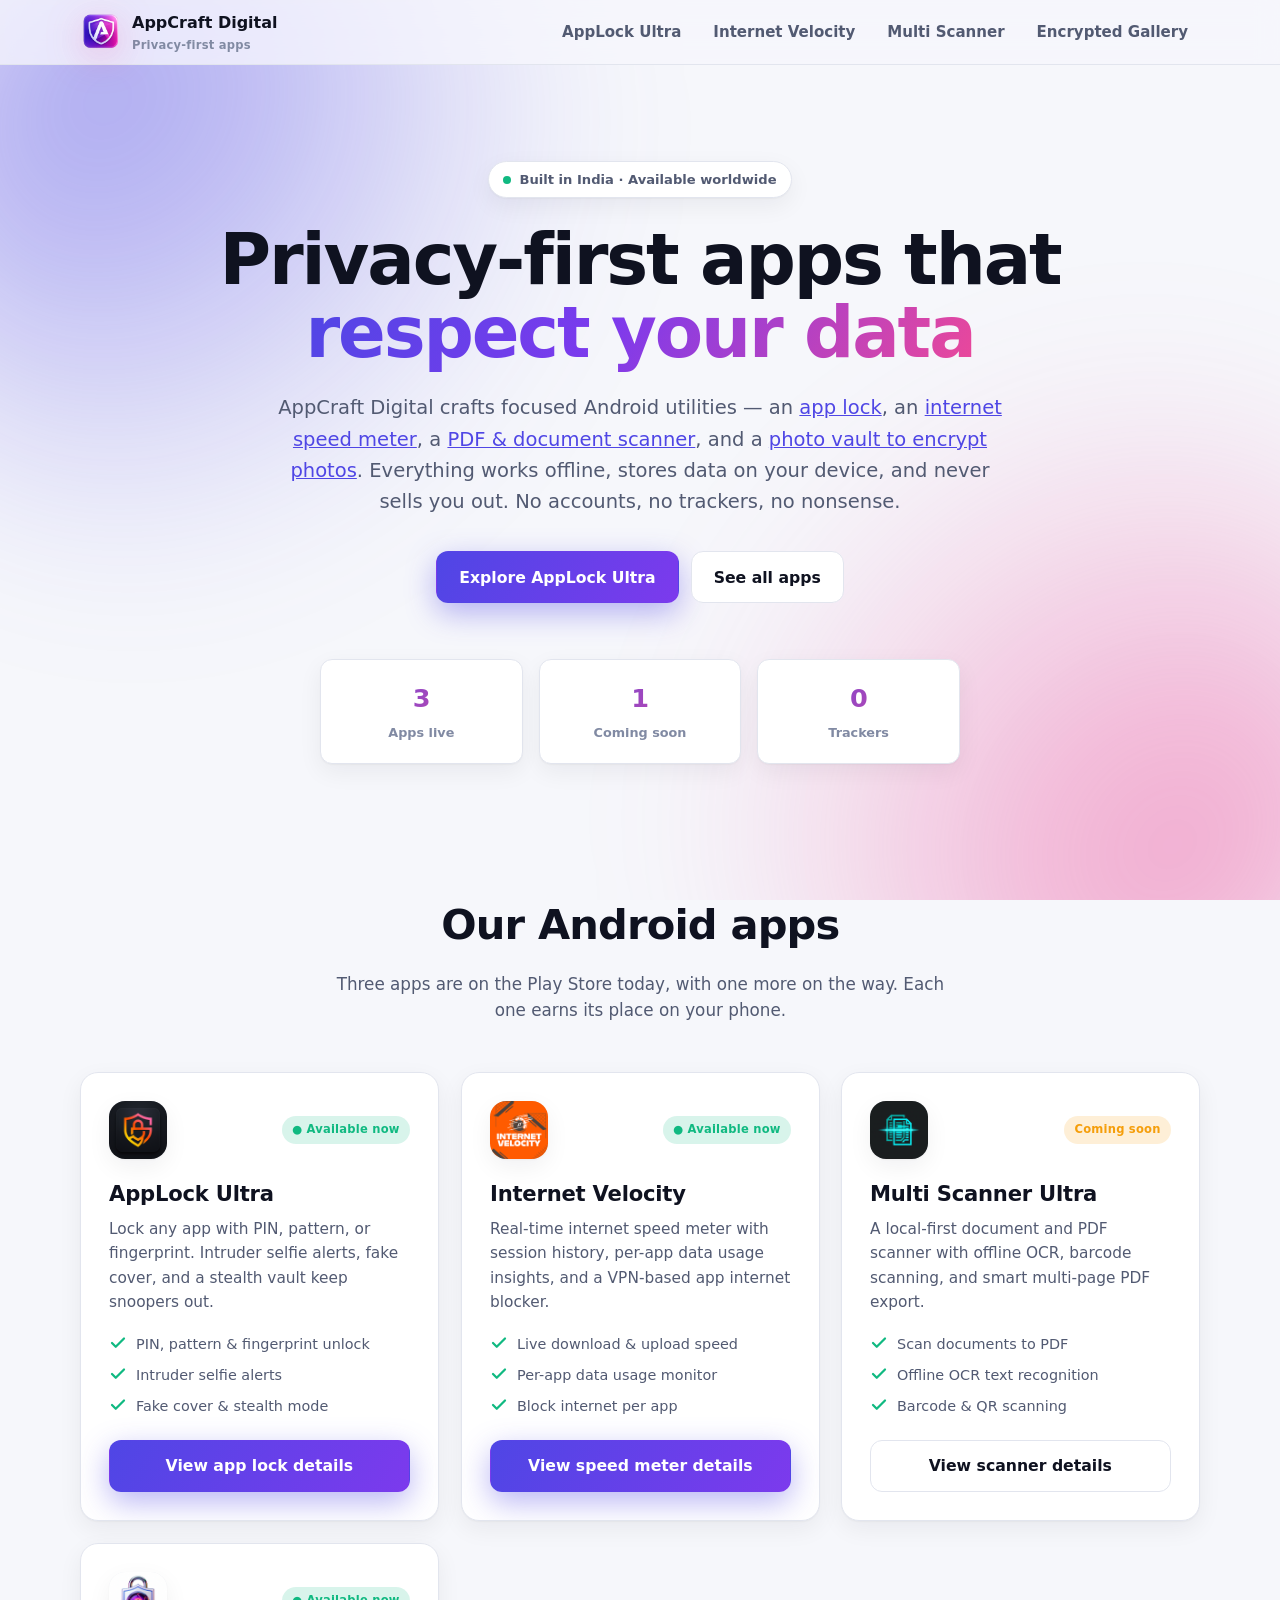
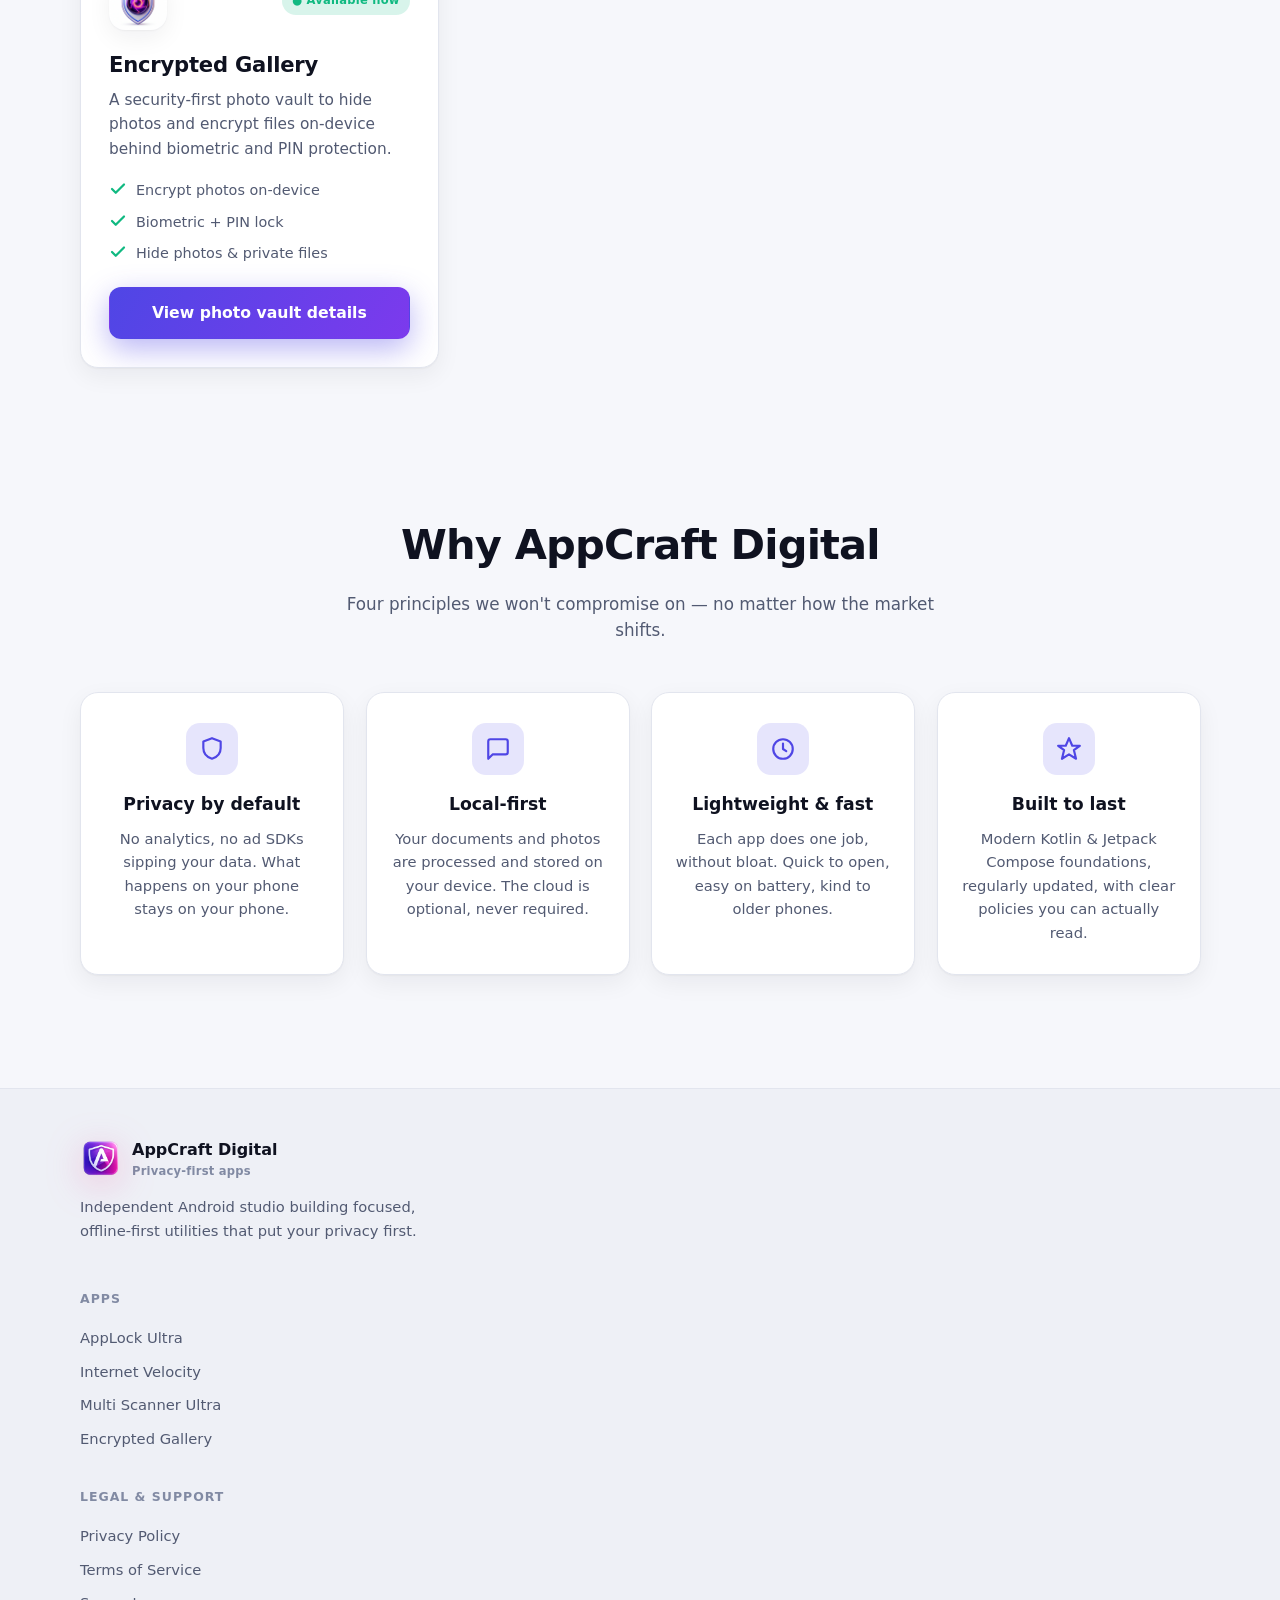
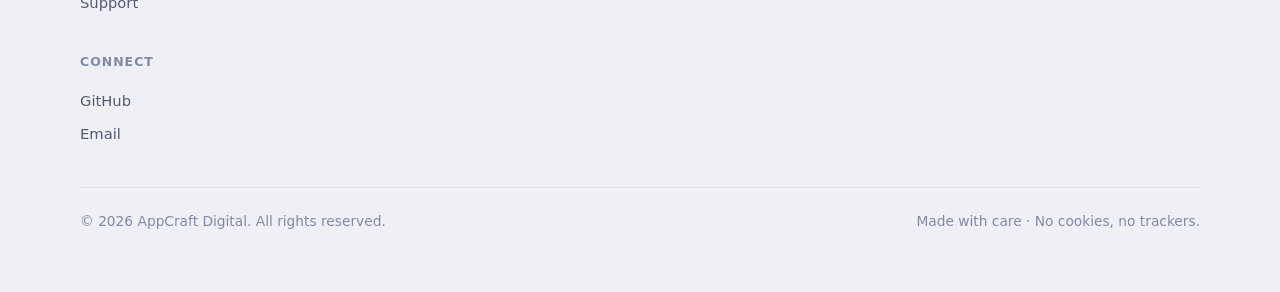
<file: index.html>
<!doctype html>
<html lang="en">
<head>
  <meta charset="utf-8">
  <meta name="viewport" content="width=device-width, initial-scale=1">
  <script>document.documentElement.classList.add('js');</script>
  <title>AppCraft Digital — Privacy-First Android Apps</title>
  <meta name="description" content="Privacy-first Android apps by AppCraft Digital: an app locker, internet speed meter, PDF scanner, and encrypted photo vault. Local-first, no tracking.">
  <meta name="keywords" content="app lock, app locker, internet speed test, pdf scanner, photo lock, gallery lock, encrypt photos, android apps, privacy apps">
  <meta name="author" content="AppCraft Digital">
  <meta name="robots" content="index, follow, max-image-preview:large">
  <meta name="theme-color" content="#0b0d12">
  <link rel="canonical" href="https://appcraftdigital.co.in/">

  <!-- Open Graph -->
  <meta property="og:type" content="website">
  <meta property="og:site_name" content="AppCraft Digital">
  <meta property="og:title" content="AppCraft Digital — Privacy-First Android Apps">
  <meta property="og:description" content="Lock apps, test internet speed, scan documents to PDF, and encrypt photos. Privacy-first Android apps with no tracking.">
  <meta property="og:url" content="https://appcraftdigital.co.in/">
  <meta property="og:image" content="https://appcraftdigital.co.in/assets/og/appcraft-digital.png">
  <meta property="og:image:alt" content="AppCraft Digital privacy-first Android apps">
  <meta property="og:image:width" content="1200">
  <meta property="og:image:height" content="630">
  <meta property="og:locale" content="en_US">

  <!-- Twitter -->
  <meta name="twitter:card" content="summary_large_image">
  <meta name="twitter:title" content="AppCraft Digital — Privacy-First Android Apps">
  <meta name="twitter:description" content="Lock apps, test internet speed, scan to PDF, and encrypt photos. Privacy-first Android apps with no tracking.">
  <meta name="twitter:image" content="https://appcraftdigital.co.in/assets/og/appcraft-digital.png">
  <meta name="twitter:image:alt" content="AppCraft Digital privacy-first Android apps">

  <link rel="icon" type="image/png" href="/assets/brand/appcraft-digital-icon.png">
  <link rel="stylesheet" href="assets/style.css?v=20260703-logo">

  <!-- Structured data: Organization + WebSite -->
  <script type="application/ld+json">
  {
    "@context": "https://schema.org",
    "@graph": [
      {
        "@type": "Organization",
        "@id": "https://appcraftdigital.co.in/#organization",
        "name": "AppCraft Digital",
        "url": "https://appcraftdigital.co.in/",
        "description": "Independent Android studio building privacy-first, local-first utilities.",
        "email": "appcraftdigital@gmail.com",
        "logo": "https://appcraftdigital.co.in/assets/brand/appcraft-digital-icon.png",
        "image": "https://appcraftdigital.co.in/assets/og/appcraft-digital.png",
        "sameAs": ["https://github.com/sumant4ssm"]
      },
      {
        "@type": "WebSite",
        "@id": "https://appcraftdigital.co.in/#website",
        "url": "https://appcraftdigital.co.in/",
        "name": "AppCraft Digital",
        "publisher": { "@id": "https://appcraftdigital.co.in/#organization" },
        "inLanguage": "en-US"
      }
    ]
  }
  </script>
</head>
<body>
  <div class="aurora" aria-hidden="true"></div>

  <header class="site">
    <div class="wrap nav">
      <a class="brand" href="/" aria-label="AppCraft Digital home">
        <span class="logo" aria-hidden="true">
          <img src="/assets/brand/appcraft-digital-icon.png" alt="" width="40" height="40">
        </span>
        <span>AppCraft Digital<small>Privacy-first apps</small></span>
      </a>
      <nav class="nav-links" aria-label="Primary">
        <a href="/applock-ultra/">AppLock Ultra</a>
        <a href="/internet-velocity/">Internet Velocity</a>
        <a href="/multi-scanner-ultra/">Multi Scanner</a>
        <a href="/encrypted-gallery/">Encrypted Gallery</a>
      </nav>
    </div>
  </header>

  <main id="top">
    <!-- Hero -->
    <section class="hero">
      <div class="wrap">
        <span class="pill"><span class="dot" aria-hidden="true"></span> Built in India · Available worldwide</span>
        <h1>Privacy-first apps that <span class="grad">respect your data</span></h1>
        <p class="lead">
          AppCraft Digital crafts focused Android utilities — an <a href="/applock-ultra/">app lock</a>,
          an <a href="/internet-velocity/">internet speed meter</a>, a <a href="/multi-scanner-ultra/">PDF &amp; document scanner</a>,
          and a <a href="/encrypted-gallery/">photo vault to encrypt photos</a>. Everything works offline,
          stores data on your device, and never sells you out. No accounts, no trackers, no nonsense.
        </p>
        <div class="cta">
          <a class="btn btn-primary" href="/applock-ultra/">Explore AppLock Ultra</a>
          <a class="btn btn-ghost" href="#apps">See all apps</a>
        </div>
        <div class="stats">
          <div class="stat"><b>3</b><span>Apps live</span></div>
          <div class="stat"><b>1</b><span>Coming soon</span></div>
          <div class="stat"><b>0</b><span>Trackers</span></div>
        </div>
      </div>
    </section>

    <!-- Apps -->
    <section id="apps">
      <div class="wrap">
        <div class="sec-head reveal">
          <h2>Our Android apps</h2>
          <p>Three apps are on the Play Store today, with one more on the way. Each one earns its place on your phone.</p>
        </div>
        <div class="grid">
          <!-- AppLock Ultra -->
          <a class="card reveal" href="/applock-ultra/">
            <div class="card-head">
              <span class="app-icon" aria-hidden="true"><img src="/assets/icons/applock-ultra.png" alt="" width="58" height="58"></span>
              <span class="badge badge-live">● Available now</span>
            </div>
            <h3>AppLock Ultra</h3>
            <p class="desc">Lock any app with PIN, pattern, or fingerprint. Intruder selfie alerts, fake cover, and a stealth vault keep snoopers out.</p>
            <ul class="features">
              <li><svg class="check" viewBox="0 0 24 24" fill="none" stroke="currentColor" stroke-width="3" stroke-linecap="round" stroke-linejoin="round"><polyline points="20 6 9 17 4 12"/></svg> PIN, pattern &amp; fingerprint unlock</li>
              <li><svg class="check" viewBox="0 0 24 24" fill="none" stroke="currentColor" stroke-width="3" stroke-linecap="round" stroke-linejoin="round"><polyline points="20 6 9 17 4 12"/></svg> Intruder selfie alerts</li>
              <li><svg class="check" viewBox="0 0 24 24" fill="none" stroke="currentColor" stroke-width="3" stroke-linecap="round" stroke-linejoin="round"><polyline points="20 6 9 17 4 12"/></svg> Fake cover &amp; stealth mode</li>
            </ul>
            <span class="btn btn-primary">View app lock details</span>
          </a>

          <!-- Internet Velocity -->
          <a class="card reveal" href="/internet-velocity/">
            <div class="card-head">
              <span class="app-icon" aria-hidden="true"><img src="/assets/icons/internet-velocity.png" alt="" width="58" height="58"></span>
              <span class="badge badge-live">● Available now</span>
            </div>
            <h3>Internet Velocity</h3>
            <p class="desc">Real-time internet speed meter with session history, per-app data usage insights, and a VPN-based app internet blocker.</p>
            <ul class="features">
              <li><svg class="check" viewBox="0 0 24 24" fill="none" stroke="currentColor" stroke-width="3" stroke-linecap="round" stroke-linejoin="round"><polyline points="20 6 9 17 4 12"/></svg> Live download &amp; upload speed</li>
              <li><svg class="check" viewBox="0 0 24 24" fill="none" stroke="currentColor" stroke-width="3" stroke-linecap="round" stroke-linejoin="round"><polyline points="20 6 9 17 4 12"/></svg> Per-app data usage monitor</li>
              <li><svg class="check" viewBox="0 0 24 24" fill="none" stroke="currentColor" stroke-width="3" stroke-linecap="round" stroke-linejoin="round"><polyline points="20 6 9 17 4 12"/></svg> Block internet per app</li>
            </ul>
            <span class="btn btn-primary">View speed meter details</span>
          </a>

          <!-- Multi Scanner Ultra -->
          <a class="card reveal" href="/multi-scanner-ultra/">
            <div class="card-head">
              <span class="app-icon" aria-hidden="true"><img src="/assets/icons/multi-scanner-ultra.png" alt="" width="58" height="58"></span>
              <span class="badge badge-soon">Coming soon</span>
            </div>
            <h3>Multi Scanner Ultra</h3>
            <p class="desc">A local-first document and PDF scanner with offline OCR, barcode scanning, and smart multi-page PDF export.</p>
            <ul class="features">
              <li><svg class="check" viewBox="0 0 24 24" fill="none" stroke="currentColor" stroke-width="3" stroke-linecap="round" stroke-linejoin="round"><polyline points="20 6 9 17 4 12"/></svg> Scan documents to PDF</li>
              <li><svg class="check" viewBox="0 0 24 24" fill="none" stroke="currentColor" stroke-width="3" stroke-linecap="round" stroke-linejoin="round"><polyline points="20 6 9 17 4 12"/></svg> Offline OCR text recognition</li>
              <li><svg class="check" viewBox="0 0 24 24" fill="none" stroke="currentColor" stroke-width="3" stroke-linecap="round" stroke-linejoin="round"><polyline points="20 6 9 17 4 12"/></svg> Barcode &amp; QR scanning</li>
            </ul>
            <span class="btn btn-ghost">View scanner details</span>
          </a>

          <!-- Encrypted Gallery -->
          <a class="card reveal" href="/encrypted-gallery/">
            <div class="card-head">
              <span class="app-icon" aria-hidden="true"><img src="/assets/icons/encrypted-gallery.png" alt="" width="58" height="58"></span>
              <span class="badge badge-live">● Available now</span>
            </div>
            <h3>Encrypted Gallery</h3>
            <p class="desc">A security-first photo vault to hide photos and encrypt files on-device behind biometric and PIN protection.</p>
            <ul class="features">
              <li><svg class="check" viewBox="0 0 24 24" fill="none" stroke="currentColor" stroke-width="3" stroke-linecap="round" stroke-linejoin="round"><polyline points="20 6 9 17 4 12"/></svg> Encrypt photos on-device</li>
              <li><svg class="check" viewBox="0 0 24 24" fill="none" stroke="currentColor" stroke-width="3" stroke-linecap="round" stroke-linejoin="round"><polyline points="20 6 9 17 4 12"/></svg> Biometric + PIN lock</li>
              <li><svg class="check" viewBox="0 0 24 24" fill="none" stroke="currentColor" stroke-width="3" stroke-linecap="round" stroke-linejoin="round"><polyline points="20 6 9 17 4 12"/></svg> Hide photos &amp; private files</li>
            </ul>
            <span class="btn btn-primary">View photo vault details</span>
          </a>
        </div>
      </div>
    </section>

    <!-- Values -->
    <section id="values">
      <div class="wrap">
        <div class="sec-head reveal">
          <h2>Why AppCraft Digital</h2>
          <p>Four principles we won't compromise on — no matter how the market shifts.</p>
        </div>
        <div class="values">
          <div class="value reveal">
            <div class="vicon" aria-hidden="true"><svg width="26" height="26" viewBox="0 0 24 24" fill="none" stroke="currentColor" stroke-width="2" stroke-linecap="round" stroke-linejoin="round"><path d="M12 2l8 3v6c0 5-3.5 8.5-8 10-4.5-1.5-8-5-8-10V5z"/></svg></div>
            <h4>Privacy by default</h4>
            <p>No analytics, no ad SDKs sipping your data. What happens on your phone stays on your phone.</p>
          </div>
          <div class="value reveal">
            <div class="vicon" aria-hidden="true"><svg width="26" height="26" viewBox="0 0 24 24" fill="none" stroke="currentColor" stroke-width="2" stroke-linecap="round" stroke-linejoin="round"><path d="M21 15a2 2 0 0 1-2 2H7l-4 4V5a2 2 0 0 1 2-2h14a2 2 0 0 1 2 2z"/></svg></div>
            <h4>Local-first</h4>
            <p>Your documents and photos are processed and stored on your device. The cloud is optional, never required.</p>
          </div>
          <div class="value reveal">
            <div class="vicon" aria-hidden="true"><svg width="26" height="26" viewBox="0 0 24 24" fill="none" stroke="currentColor" stroke-width="2" stroke-linecap="round" stroke-linejoin="round"><circle cx="12" cy="12" r="9"/><polyline points="12 7 12 12 15 14"/></svg></div>
            <h4>Lightweight &amp; fast</h4>
            <p>Each app does one job, without bloat. Quick to open, easy on battery, kind to older phones.</p>
          </div>
          <div class="value reveal">
            <div class="vicon" aria-hidden="true"><svg width="26" height="26" viewBox="0 0 24 24" fill="none" stroke="currentColor" stroke-width="2" stroke-linecap="round" stroke-linejoin="round"><path d="M12 2l3 7h7l-5.5 4 2 8L12 17l-6.5 4 2-8L2 9h7z"/></svg></div>
            <h4>Built to last</h4>
            <p>Modern Kotlin &amp; Jetpack Compose foundations, regularly updated, with clear policies you can actually read.</p>
          </div>
        </div>
      </div>
    </section>
  </main>

  <footer class="site">
    <div class="wrap">
      <div class="foot-grid">
        <div>
          <a class="brand" href="/" style="margin-bottom:12px;">
            <span class="logo" aria-hidden="true">
              <img src="/assets/brand/appcraft-digital-icon.png" alt="" width="40" height="40">
            </span>
            <span>AppCraft Digital<small>Privacy-first apps</small></span>
          </a>
          <p>Independent Android studio building focused, offline-first utilities that put your privacy first.</p>
        </div>
        <div class="foot-col">
          <h5>Apps</h5>
          <a href="/applock-ultra/">AppLock Ultra</a>
          <a href="/internet-velocity/">Internet Velocity</a>
          <a href="/multi-scanner-ultra/">Multi Scanner Ultra</a>
          <a href="/encrypted-gallery/">Encrypted Gallery</a>
        </div>
        <div class="foot-col">
          <h5>Legal &amp; Support</h5>
          <a href="https://appcraftdigital.co.in/applock-ultra-legal/" target="_blank" rel="noopener">Privacy Policy</a>
          <a href="https://appcraftdigital.co.in/applock-ultra-legal/terms.html" target="_blank" rel="noopener">Terms of Service</a>
          <a href="https://appcraftdigital.co.in/applock-ultra-legal/support.html" target="_blank" rel="noopener">Support</a>
        </div>
        <div class="foot-col">
          <h5>Connect</h5>
          <a href="https://github.com/sumant4ssm" target="_blank" rel="noopener">GitHub</a>
          <a href="mailto:appcraftdigital@gmail.com">Email</a>
        </div>
      </div>
      <div class="foot-bottom">
        <span>© <span id="year"></span> AppCraft Digital. All rights reserved.</span>
        <span>Made with care · No cookies, no trackers.</span>
      </div>
    </div>
  </footer>

  <script>
    document.getElementById('year').textContent = new Date().getFullYear();
  </script>
  <script src="assets/reveal.js" defer></script>
</body>
</html>
</file>
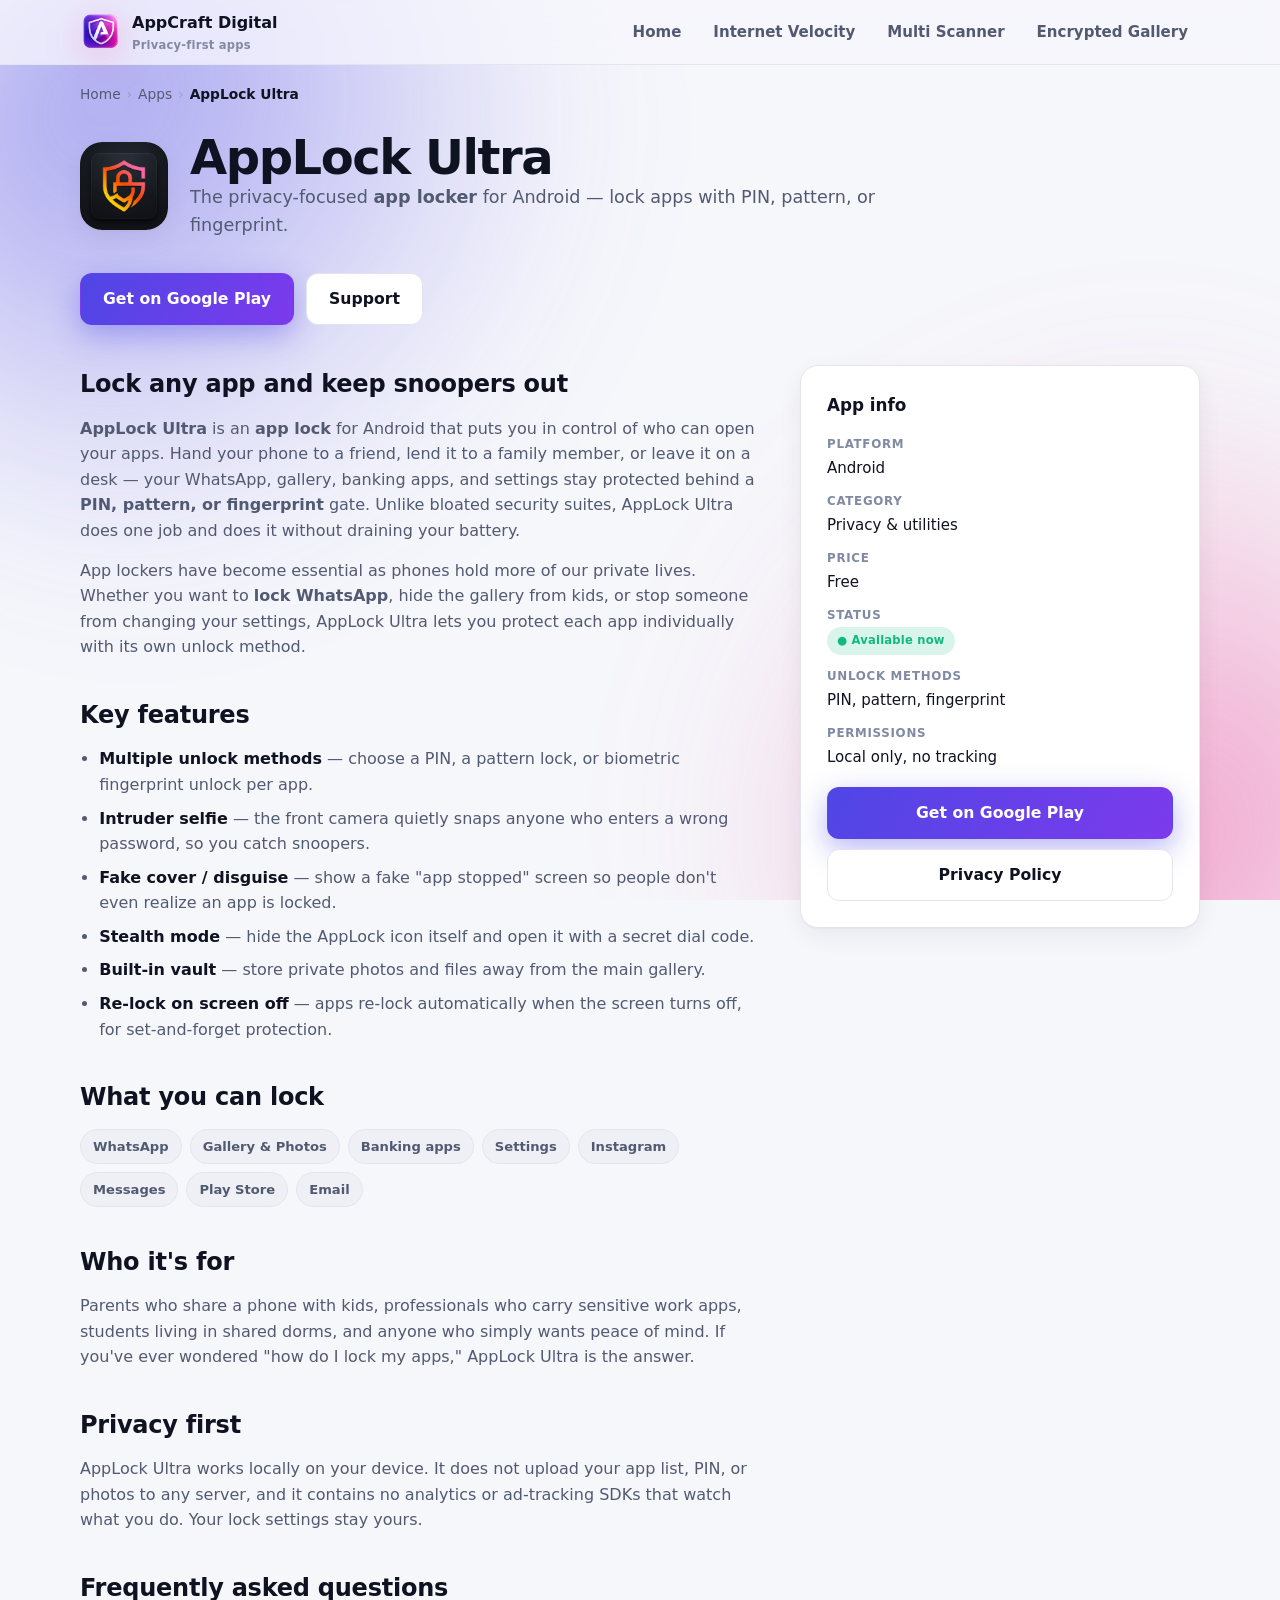
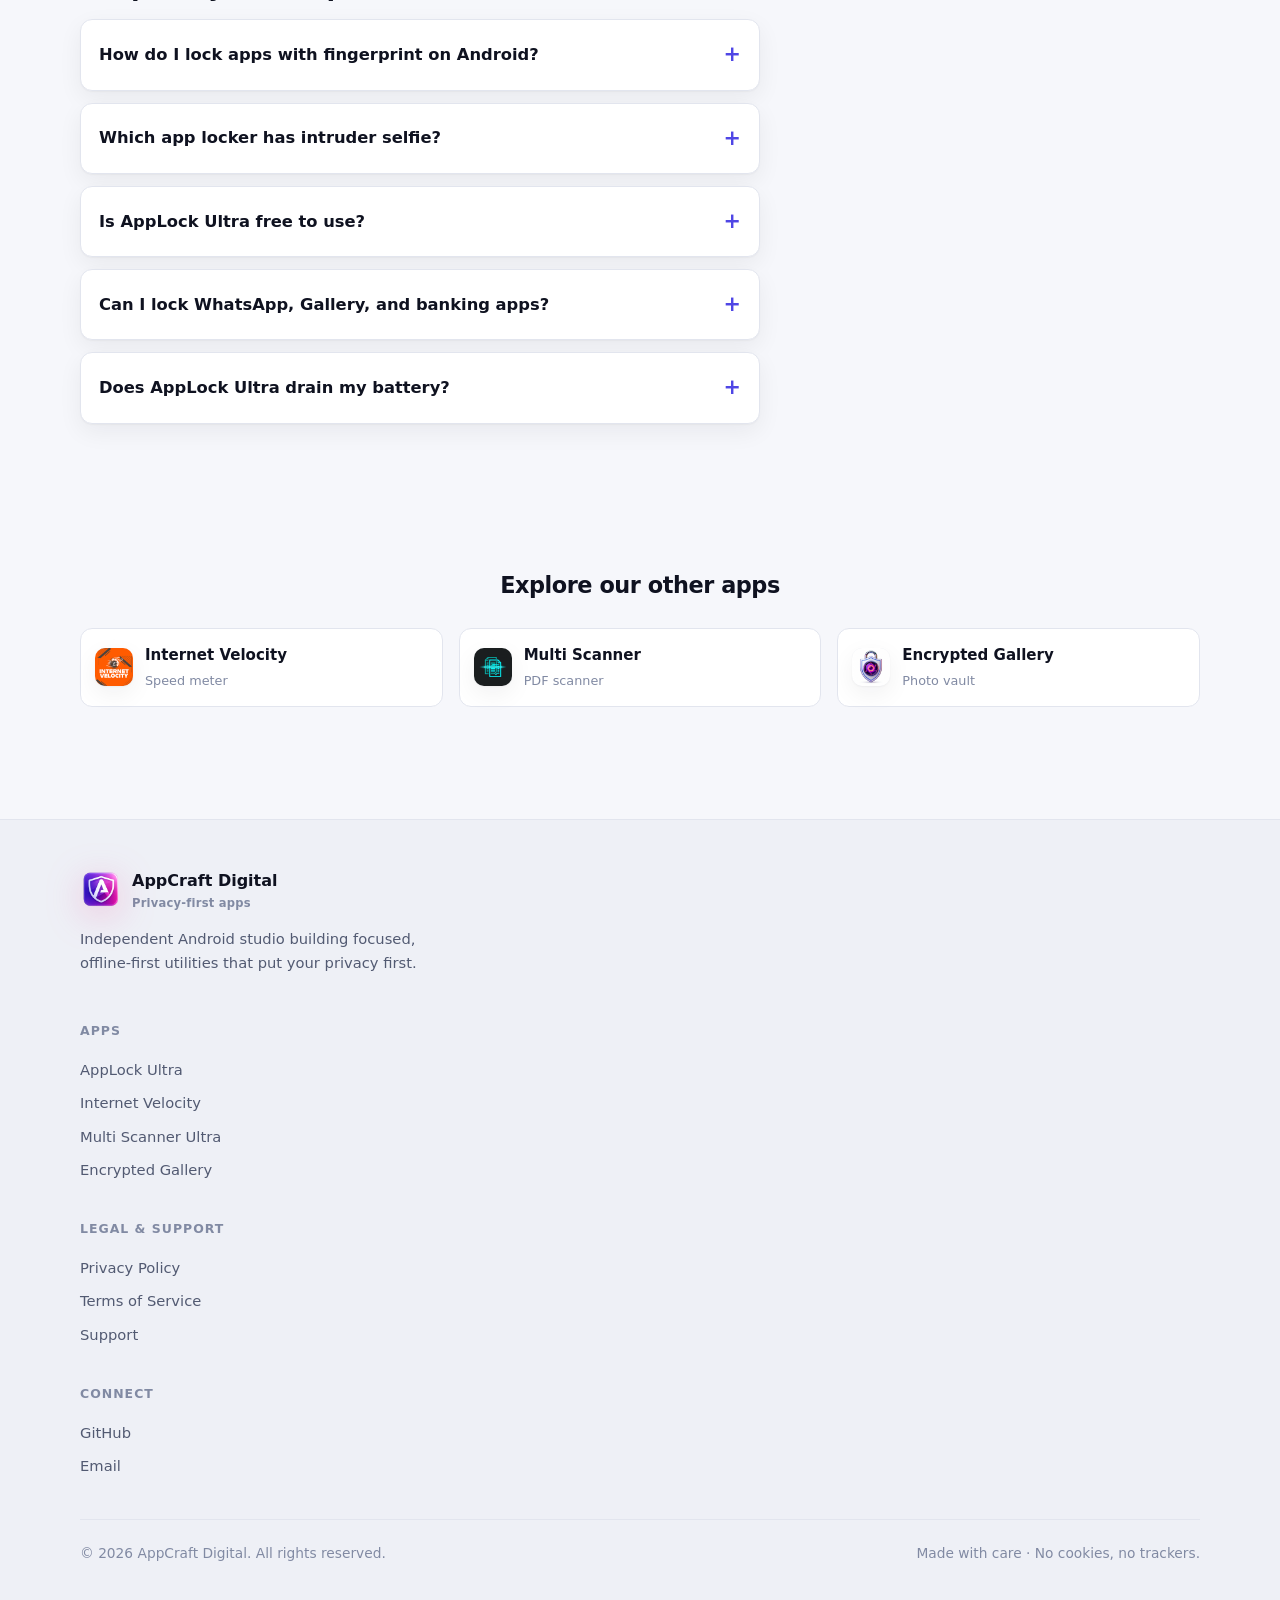
<file: applock-ultra/index.html>
<!doctype html>
<html lang="en">
<head>
  <meta charset="utf-8">
  <meta name="viewport" content="width=device-width, initial-scale=1">
  <script>document.documentElement.classList.add('js');</script>
  <title>AppLock Ultra — App Lock &amp; App Locker for Android</title>
  <meta name="description" content="AppLock Ultra is a privacy-focused app locker for Android. Lock apps with PIN, pattern, or fingerprint, with intruder selfie alerts. Free.">
  <meta name="keywords" content="app lock, app locker, lock apps, app lock android, app lock fingerprint, app lock with pin, intruder selfie, hide apps, best app locker, lock whatsapp">
  <meta name="robots" content="index, follow, max-image-preview:large">
  <meta name="theme-color" content="#6366f1">
  <link rel="canonical" href="https://appcraftdigital.co.in/applock-ultra/">

  <meta property="og:type" content="website">
  <meta property="og:site_name" content="AppCraft Digital">
  <meta property="og:title" content="AppLock Ultra — Best App Locker for Android">
  <meta property="og:description" content="Lock apps with PIN, pattern, or fingerprint. Intruder selfie alerts, fake cover, and stealth mode. Privacy-first Android app lock.">
  <meta property="og:url" content="https://appcraftdigital.co.in/applock-ultra/">
  <meta property="og:image" content="https://appcraftdigital.co.in/assets/og/applock-ultra.png">
  <meta property="og:image:alt" content="AppLock Ultra app locker for Android">
  <meta property="og:image:width" content="1200">
  <meta property="og:image:height" content="630">
  <meta property="og:locale" content="en_US">
  <meta name="twitter:card" content="summary_large_image">
  <meta name="twitter:title" content="AppLock Ultra — App Locker for Android">
  <meta name="twitter:description" content="Lock apps with PIN, pattern, or fingerprint. Intruder selfie alerts and stealth mode.">
  <meta name="twitter:image" content="https://appcraftdigital.co.in/assets/og/applock-ultra.png">
  <meta name="twitter:image:alt" content="AppLock Ultra app locker for Android">

  <link rel="icon" type="image/png" href="/assets/brand/appcraft-digital-icon.png">
  <link rel="stylesheet" href="/assets/style.css?v=20260703-logo">

  <script type="application/ld+json">
  {
    "@context": "https://schema.org",
    "@type": "SoftwareApplication",
    "name": "AppLock Ultra",
    "operatingSystem": "ANDROID",
    "applicationCategory": "UtilitiesApplication",
    "description": "Privacy-focused app locker for Android. Lock apps with PIN, pattern, or fingerprint, catch snoopers with intruder selfie alerts, and hide apps behind a fake cover.",
    "url": "https://appcraftdigital.co.in/applock-ultra/",
    "image": "https://appcraftdigital.co.in/assets/icons/applock-ultra.png",
    "offers": { "@type": "Offer", "price": "0", "priceCurrency": "USD" },
    "featureList": [
      "PIN, pattern and fingerprint app lock",
      "Intruder selfie alerts on wrong password",
      "Fake cover / disguised unlock screen",
      "Stealth mode to hide the app icon",
      "Vault for private photos and files",
      "Battery-friendly, no background drain"
    ]
  }
  </script>
  <script type="application/ld+json">
  {
    "@context": "https://schema.org",
    "@type": "BreadcrumbList",
    "itemListElement": [
      { "@type": "ListItem", "position": 1, "name": "Home", "item": "https://appcraftdigital.co.in/" },
      { "@type": "ListItem", "position": 2, "name": "AppLock Ultra", "item": "https://appcraftdigital.co.in/applock-ultra/" }
    ]
  }
  </script>
  <script type="application/ld+json">
  {
    "@context": "https://schema.org",
    "@type": "FAQPage",
    "mainEntity": [
      { "@type": "Question", "name": "How do I lock apps with fingerprint on Android?", "acceptedAnswer": { "@type": "Answer", "text": "Install AppLock Ultra, grant the Accessibility / Usage Access permission it asks for, pick the apps you want to protect, then enable fingerprint unlock in the lock settings. After that, opening any protected app prompts you to authenticate with your registered fingerprint." } },
      { "@type": "Question", "name": "Which app locker has intruder selfie?", "acceptedAnswer": { "@type": "Answer", "text": "AppLock Ultra captures an intruder selfie with the front camera whenever someone enters a wrong PIN or pattern, so you can see who tried to snoop. The photo is stored privately inside the app's vault." } },
      { "@type": "Question", "name": "Is AppLock Ultra free to use?", "acceptedAnswer": { "@type": "Answer", "text": "Yes. AppLock Ultra is free to download and use, with the core app locking, pattern/PIN, and intruder selfie features available at no cost. Premium cosmetic options may be offered, but the core protection is free." } },
      { "@type": "Question", "name": "Can I lock WhatsApp, Gallery, and banking apps?", "acceptedAnswer": { "@type": "Answer", "text": "Yes. You can lock any installed app individually, including WhatsApp, your photo Gallery, banking apps, Settings, and the Play Store, each with its own unlock method." } },
      { "@type": "Question", "name": "Does AppLock Ultra drain my battery?", "acceptedAnswer": { "@type": "Answer", "text": "No. AppLock Ultra is designed to be battery-friendly. It only activates when you open a locked app, instead of running a heavy continuous background service." } }
    ]
  }
  </script>
</head>
<body>
  <div class="aurora" aria-hidden="true"></div>

  <header class="site">
    <div class="wrap nav">
      <a class="brand" href="/" aria-label="AppCraft Digital home">
        <span class="logo" aria-hidden="true">
          <img src="/assets/brand/appcraft-digital-icon.png" alt="" width="40" height="40">
        </span>
        <span>AppCraft Digital<small>Privacy-first apps</small></span>
      </a>
      <nav class="nav-links" aria-label="Primary">
        <a href="/">Home</a>
        <a href="/internet-velocity/">Internet Velocity</a>
        <a href="/multi-scanner-ultra/">Multi Scanner</a>
        <a href="/encrypted-gallery/">Encrypted Gallery</a>
      </nav>
    </div>
  </header>

  <div class="wrap">
    <nav class="breadcrumb" aria-label="Breadcrumb">
      <ol>
        <li><a href="/">Home</a></li>
        <li><a href="/#apps">Apps</a></li>
        <li aria-current="page">AppLock Ultra</li>
      </ol>
    </nav>
  </div>

  <main>
    <section class="app-hero">
      <div class="wrap">
        <div class="hero-row">
          <span class="app-icon" aria-hidden="true"><img src="/assets/icons/applock-ultra.png" alt="" width="88" height="88"></span>
          <div>
            <h1>AppLock Ultra</h1>
            <p class="tagline">The privacy-focused <strong>app locker</strong> for Android — lock apps with PIN, pattern, or fingerprint.</p>
          </div>
        </div>
        <div class="cta" style="justify-content:flex-start;">
          <a class="btn btn-primary" href="https://play.google.com/store/apps/details?id=com.guardshield.applocker" target="_blank" rel="noopener">Get on Google Play</a>
          <a class="btn btn-ghost" href="https://appcraftdigital.co.in/applock-ultra-legal/support.html" target="_blank" rel="noopener">Support</a>
        </div>
      </div>
    </section>

    <section style="padding-top:32px;">
      <div class="wrap detail">
        <div class="prose">
          <h2>Lock any app and keep snoopers out</h2>
          <p>
            <strong>AppLock Ultra</strong> is an <strong>app lock</strong> for Android that puts you in control of who can open
            your apps. Hand your phone to a friend, lend it to a family member, or leave it on a desk — your WhatsApp,
            gallery, banking apps, and settings stay protected behind a <strong>PIN, pattern, or fingerprint</strong> gate.
            Unlike bloated security suites, AppLock Ultra does one job and does it without draining your battery.
          </p>
          <p>
            App lockers have become essential as phones hold more of our private lives. Whether you want to
            <strong>lock WhatsApp</strong>, hide the gallery from kids, or stop someone from changing your settings,
            AppLock Ultra lets you protect each app individually with its own unlock method.
          </p>

          <h2>Key features</h2>
          <ul>
            <li><b>Multiple unlock methods</b> — choose a PIN, a pattern lock, or biometric fingerprint unlock per app.</li>
            <li><b>Intruder selfie</b> — the front camera quietly snaps anyone who enters a wrong password, so you catch snoopers.</li>
            <li><b>Fake cover / disguise</b> — show a fake "app stopped" screen so people don't even realize an app is locked.</li>
            <li><b>Stealth mode</b> — hide the AppLock icon itself and open it with a secret dial code.</li>
            <li><b>Built-in vault</b> — store private photos and files away from the main gallery.</li>
            <li><b>Re-lock on screen off</b> — apps re-lock automatically when the screen turns off, for set-and-forget protection.</li>
          </ul>

          <h2>What you can lock</h2>
          <div class="chips">
            <span class="chip">WhatsApp</span>
            <span class="chip">Gallery &amp; Photos</span>
            <span class="chip">Banking apps</span>
            <span class="chip">Settings</span>
            <span class="chip">Instagram</span>
            <span class="chip">Messages</span>
            <span class="chip">Play Store</span>
            <span class="chip">Email</span>
          </div>

          <h2>Who it's for</h2>
          <p>
            Parents who share a phone with kids, professionals who carry sensitive work apps, students living in shared
            dorms, and anyone who simply wants peace of mind. If you've ever wondered "how do I lock my apps," AppLock
            Ultra is the answer.
          </p>

          <h2>Privacy first</h2>
          <p>
            AppLock Ultra works locally on your device. It does not upload your app list, PIN, or photos to any server,
            and it contains no analytics or ad-tracking SDKs that watch what you do. Your lock settings stay yours.
          </p>

          <!-- FAQ -->
          <h2 id="faq">Frequently asked questions</h2>
          <div class="faq">
            <details>
              <summary>How do I lock apps with fingerprint on Android?</summary>
              <p>Install AppLock Ultra, grant the permission it asks for, choose the apps to protect, then enable fingerprint unlock in lock settings. Opening any protected app then prompts you to authenticate with your registered fingerprint.</p>
            </details>
            <details>
              <summary>Which app locker has intruder selfie?</summary>
              <p>AppLock Ultra captures an intruder selfie with the front camera whenever someone enters a wrong PIN or pattern, so you can see who tried to snoop. The photo is stored privately inside the app's vault.</p>
            </details>
            <details>
              <summary>Is AppLock Ultra free to use?</summary>
              <p>Yes. AppLock Ultra is free to download and use, with core app locking, pattern/PIN, and intruder selfie features available at no cost. Premium cosmetic options may be offered, but the core protection is free.</p>
            </details>
            <details>
              <summary>Can I lock WhatsApp, Gallery, and banking apps?</summary>
              <p>Yes. You can lock any installed app individually — WhatsApp, your photo Gallery, banking apps, Settings, and the Play Store — each with its own unlock method.</p>
            </details>
            <details>
              <summary>Does AppLock Ultra drain my battery?</summary>
              <p>No. AppLock Ultra is battery-friendly: it only activates when you open a locked app, instead of running a heavy continuous background service.</p>
            </details>
          </div>
        </div>

        <aside class="info-card">
          <h3>App info</h3>
          <dl>
            <div><dt>Platform</dt><dd>Android</dd></div>
            <div><dt>Category</dt><dd>Privacy &amp; utilities</dd></div>
            <div><dt>Price</dt><dd>Free</dd></div>
            <div><dt>Status</dt><dd><span class="badge badge-live">● Available now</span></dd></div>
            <div><dt>Unlock methods</dt><dd>PIN, pattern, fingerprint</dd></div>
            <div><dt>Permissions</dt><dd>Local only, no tracking</dd></div>
          </dl>
          <a class="btn btn-primary" href="https://play.google.com/store/apps/details?id=com.guardshield.applocker" target="_blank" rel="noopener">Get on Google Play</a>
          <a class="btn btn-ghost" href="https://appcraftdigital.co.in/applock-ultra-legal/privacy-policy.html" target="_blank" rel="noopener" style="margin-top:10px;">Privacy Policy</a>
        </aside>
      </div>
    </section>

    <!-- Related apps -->
    <section>
      <div class="wrap">
        <div class="sec-head" style="margin-bottom:24px;">
          <h2 style="font-size:1.4rem;">Explore our other apps</h2>
        </div>
        <div class="related">
          <a href="/internet-velocity/">
            <span class="app-icon"><img src="/assets/icons/internet-velocity.png" alt=""></span>
            <span><b>Internet Velocity</b><small>Speed meter</small></span>
          </a>
          <a href="/multi-scanner-ultra/">
            <span class="app-icon"><img src="/assets/icons/multi-scanner-ultra.png" alt=""></span>
            <span><b>Multi Scanner</b><small>PDF scanner</small></span>
          </a>
          <a href="/encrypted-gallery/">
            <span class="app-icon"><img src="/assets/icons/encrypted-gallery.png" alt=""></span>
            <span><b>Encrypted Gallery</b><small>Photo vault</small></span>
          </a>
        </div>
      </div>
    </section>
  </main>

  <footer class="site">
    <div class="wrap">
      <div class="foot-grid">
        <div>
          <a class="brand" href="/" style="margin-bottom:12px;">
            <span class="logo" aria-hidden="true">
              <img src="/assets/brand/appcraft-digital-icon.png" alt="" width="40" height="40">
            </span>
            <span>AppCraft Digital<small>Privacy-first apps</small></span>
          </a>
          <p>Independent Android studio building focused, offline-first utilities that put your privacy first.</p>
        </div>
        <div class="foot-col">
          <h5>Apps</h5>
          <a href="/applock-ultra/">AppLock Ultra</a>
          <a href="/internet-velocity/">Internet Velocity</a>
          <a href="/multi-scanner-ultra/">Multi Scanner Ultra</a>
          <a href="/encrypted-gallery/">Encrypted Gallery</a>
        </div>
        <div class="foot-col">
          <h5>Legal &amp; Support</h5>
          <a href="https://appcraftdigital.co.in/applock-ultra-legal/" target="_blank" rel="noopener">Privacy Policy</a>
          <a href="https://appcraftdigital.co.in/applock-ultra-legal/terms.html" target="_blank" rel="noopener">Terms of Service</a>
          <a href="https://appcraftdigital.co.in/applock-ultra-legal/support.html" target="_blank" rel="noopener">Support</a>
        </div>
        <div class="foot-col">
          <h5>Connect</h5>
          <a href="https://github.com/sumant4ssm" target="_blank" rel="noopener">GitHub</a>
          <a href="mailto:appcraftdigital@gmail.com">Email</a>
        </div>
      </div>
      <div class="foot-bottom">
        <span>© <span id="year"></span> AppCraft Digital. All rights reserved.</span>
        <span>Made with care · No cookies, no trackers.</span>
      </div>
    </div>
  </footer>

  <script>document.getElementById('year').textContent = new Date().getFullYear();</script>
  <script src="/assets/reveal.js" defer></script>
</body>
</html>
</file>
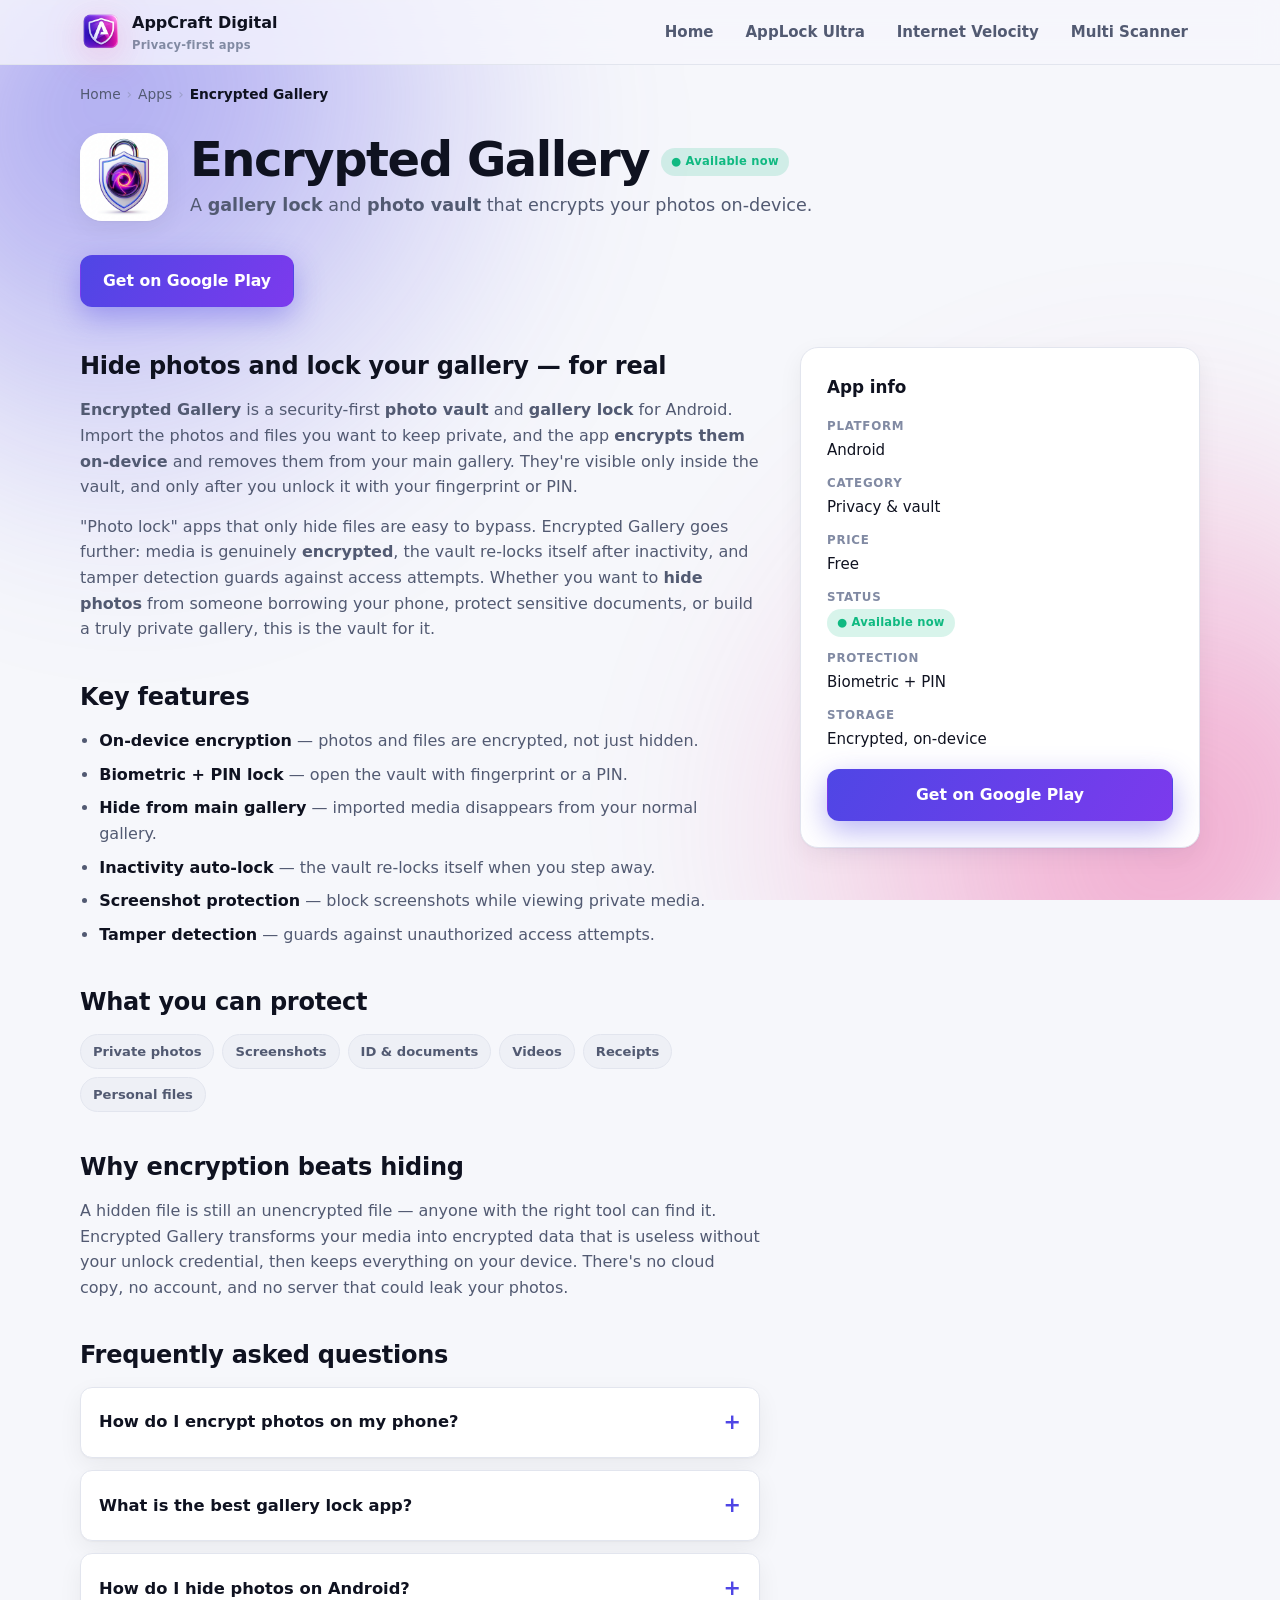
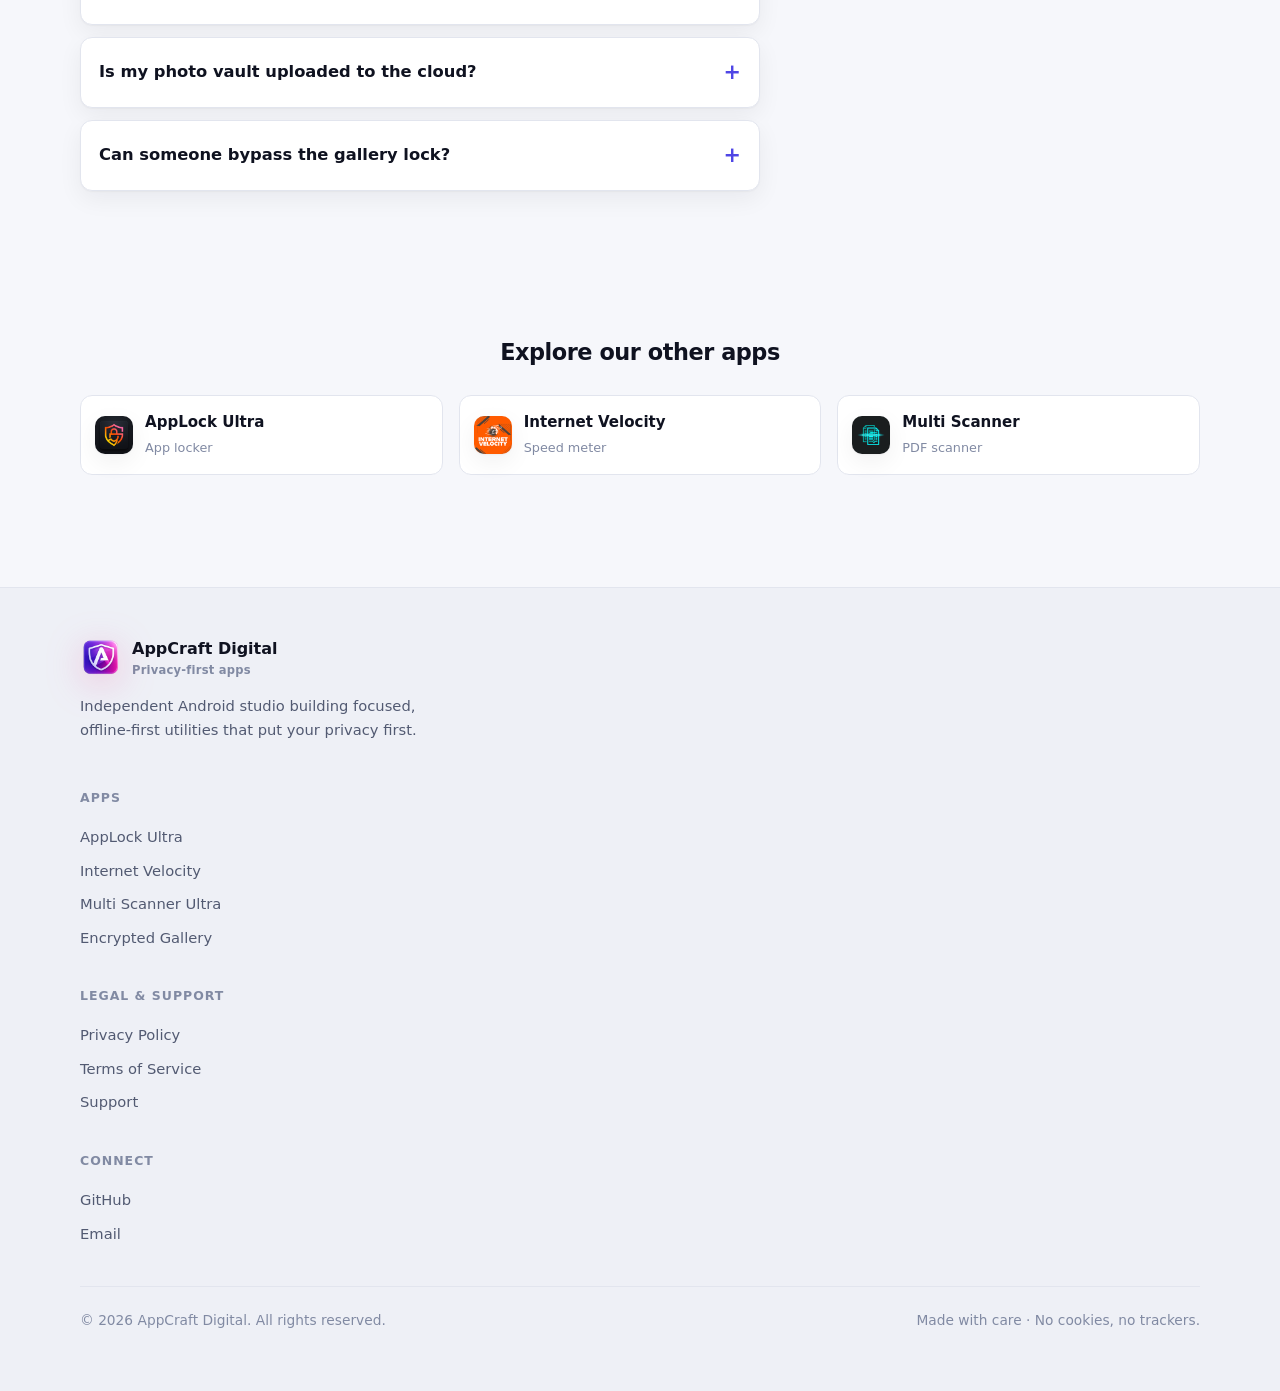
<file: encrypted-gallery/index.html>
<!doctype html>
<html lang="en">
<head>
  <meta charset="utf-8">
  <meta name="viewport" content="width=device-width, initial-scale=1">
  <script>document.documentElement.classList.add('js');</script>
  <title>Encrypted Gallery — Photo Vault &amp; Gallery Lock</title>
  <meta name="description" content="Encrypted Gallery is a security-first photo vault for Android. Hide photos, lock your gallery, and encrypt photos on-device. Private, no cloud.">
  <meta name="keywords" content="gallery lock, photo lock, encrypt photos, photo vault, hide photos, private gallery, lock gallery, photo locker, hide pictures, secret photo vault">
  <meta name="robots" content="index, follow, max-image-preview:large">
  <meta name="theme-color" content="#ec4899">
  <link rel="canonical" href="https://appcraftdigital.co.in/encrypted-gallery/">

  <meta property="og:type" content="website">
  <meta property="og:site_name" content="AppCraft Digital">
  <meta property="og:title" content="Encrypted Gallery — Photo Lock &amp; Photo Vault for Android">
  <meta property="og:description" content="Hide photos, lock your gallery, and encrypt photos on-device behind biometric and PIN protection. Privacy-first photo vault.">
  <meta property="og:url" content="https://appcraftdigital.co.in/encrypted-gallery/">
  <meta property="og:image" content="https://appcraftdigital.co.in/assets/og/encrypted-gallery.png">
  <meta property="og:image:alt" content="Encrypted Gallery photo vault for Android">
  <meta property="og:image:width" content="1200">
  <meta property="og:image:height" content="630">
  <meta property="og:locale" content="en_US">
  <meta name="twitter:card" content="summary_large_image">
  <meta name="twitter:title" content="Encrypted Gallery — Photo Vault &amp; Gallery Lock">
  <meta name="twitter:description" content="Hide and encrypt photos on-device behind biometric and PIN protection.">
  <meta name="twitter:image" content="https://appcraftdigital.co.in/assets/og/encrypted-gallery.png">
  <meta name="twitter:image:alt" content="Encrypted Gallery photo vault for Android">

  <link rel="icon" type="image/png" href="/assets/brand/appcraft-digital-icon.png">
  <link rel="stylesheet" href="/assets/style.css?v=20260703-logo">

  <script type="application/ld+json">
  {
    "@context": "https://schema.org",
    "@type": "SoftwareApplication",
    "name": "Encrypted Gallery",
    "operatingSystem": "ANDROID",
    "applicationCategory": "UtilitiesApplication",
    "description": "Security-first photo vault and gallery lock for Android. Hide photos, lock the gallery, and encrypt photos and files on-device behind biometric and PIN protection.",
    "url": "https://appcraftdigital.co.in/encrypted-gallery/",
    "image": "https://appcraftdigital.co.in/assets/icons/encrypted-gallery.png",
    "offers": { "@type": "Offer", "price": "0", "priceCurrency": "USD" },
    "featureList": [
      "On-device photo and file encryption vault",
      "Biometric and PIN lock for the gallery",
      "Hide photos from the main gallery",
      "Inactivity auto-lock and tamper detection",
      "Screenshot protection in the vault",
      "No cloud upload, fully local"
    ]
  }
  </script>
  <script type="application/ld+json">
  {
    "@context": "https://schema.org",
    "@type": "BreadcrumbList",
    "itemListElement": [
      { "@type": "ListItem", "position": 1, "name": "Home", "item": "https://appcraftdigital.co.in/" },
      { "@type": "ListItem", "position": 2, "name": "Encrypted Gallery", "item": "https://appcraftdigital.co.in/encrypted-gallery/" }
    ]
  }
  </script>
  <script type="application/ld+json">
  {
    "@context": "https://schema.org",
    "@type": "FAQPage",
    "mainEntity": [
      { "@type": "Question", "name": "How do I encrypt photos on my phone?", "acceptedAnswer": { "@type": "Answer", "text": "With Encrypted Gallery you import photos into the vault; the app encrypts them on-device so they no longer appear in your main gallery and can only be opened inside the vault after you authenticate with biometric or PIN." } },
      { "@type": "Question", "name": "What is the best gallery lock app?", "acceptedAnswer": { "@type": "Answer", "text": "The best gallery lock app encrypts your photos on-device rather than just hiding them, locks behind biometric and PIN, and never uploads your media to a server. Encrypted Gallery is built around exactly those principles." } },
      { "@type": "Question", "name": "How do I hide photos on Android?", "acceptedAnswer": { "@type": "Answer", "text": "Install Encrypted Gallery, import the photos you want to keep private, and they are removed from your main gallery and stored encrypted inside the vault. They become visible again only after you unlock the vault." } },
      { "@type": "Question", "name": "Is my photo vault uploaded to the cloud?", "acceptedAnswer": { "@type": "Answer", "text": "No. Encrypted Gallery is local-first. Your photos and files are encrypted and stored on your device. Nothing is uploaded to any server unless you explicitly export it yourself." } },
      { "@type": "Question", "name": "Can someone bypass the gallery lock?", "acceptedAnswer": { "@type": "Answer", "text": "Encrypted Gallery uses biometric or PIN protection plus tamper detection and an inactivity auto-lock, so even if someone picks up your unlocked phone, the vault re-locks itself and denies access without authentication." } }
    ]
  }
  </script>
</head>
<body>
  <div class="aurora" aria-hidden="true"></div>

  <header class="site">
    <div class="wrap nav">
      <a class="brand" href="/" aria-label="AppCraft Digital home">
        <span class="logo" aria-hidden="true">
          <img src="/assets/brand/appcraft-digital-icon.png" alt="" width="40" height="40">
        </span>
        <span>AppCraft Digital<small>Privacy-first apps</small></span>
      </a>
      <nav class="nav-links" aria-label="Primary">
        <a href="/">Home</a>
        <a href="/applock-ultra/">AppLock Ultra</a>
        <a href="/internet-velocity/">Internet Velocity</a>
        <a href="/multi-scanner-ultra/">Multi Scanner</a>
      </nav>
    </div>
  </header>

  <div class="wrap">
    <nav class="breadcrumb" aria-label="Breadcrumb">
      <ol>
        <li><a href="/">Home</a></li>
        <li><a href="/#apps">Apps</a></li>
        <li aria-current="page">Encrypted Gallery</li>
      </ol>
    </nav>
  </div>

  <main>
    <section class="app-hero">
      <div class="wrap">
        <div class="hero-row">
          <span class="app-icon" aria-hidden="true"><img src="/assets/icons/encrypted-gallery.png" alt="" width="88" height="88"></span>
          <div>
            <div class="app-title-line">
              <h1>Encrypted Gallery</h1>
              <span class="badge badge-live app-status">● Available now</span>
            </div>
            <p class="tagline">A <strong>gallery lock</strong> and <strong>photo vault</strong> that encrypts your photos on-device.</p>
          </div>
        </div>
        <div class="cta" style="justify-content:flex-start;">
          <a class="btn btn-primary" href="https://play.google.com/store/apps/details?id=com.encryptedgallery.app" target="_blank" rel="noopener">Get on Google Play</a>
        </div>
      </div>
    </section>

    <section style="padding-top:32px;">
      <div class="wrap detail">
        <div class="prose">
          <h2>Hide photos and lock your gallery — for real</h2>
          <p>
            <strong>Encrypted Gallery</strong> is a security-first <strong>photo vault</strong> and <strong>gallery lock</strong>
            for Android. Import the photos and files you want to keep private, and the app
            <strong>encrypts them on-device</strong> and removes them from your main gallery. They're visible only inside
            the vault, and only after you unlock it with your fingerprint or PIN.
          </p>
          <p>
            "Photo lock" apps that only hide files are easy to bypass. Encrypted Gallery goes further: media is
            genuinely <strong>encrypted</strong>, the vault re-locks itself after inactivity, and tamper detection guards
            against access attempts. Whether you want to <strong>hide photos</strong> from someone borrowing your phone,
            protect sensitive documents, or build a truly private gallery, this is the vault for it.
          </p>

          <h2>Key features</h2>
          <ul>
            <li><b>On-device encryption</b> — photos and files are encrypted, not just hidden.</li>
            <li><b>Biometric + PIN lock</b> — open the vault with fingerprint or a PIN.</li>
            <li><b>Hide from main gallery</b> — imported media disappears from your normal gallery.</li>
            <li><b>Inactivity auto-lock</b> — the vault re-locks itself when you step away.</li>
            <li><b>Screenshot protection</b> — block screenshots while viewing private media.</li>
            <li><b>Tamper detection</b> — guards against unauthorized access attempts.</li>
          </ul>

          <h2>What you can protect</h2>
          <div class="chips">
            <span class="chip">Private photos</span>
            <span class="chip">Screenshots</span>
            <span class="chip">ID &amp; documents</span>
            <span class="chip">Videos</span>
            <span class="chip">Receipts</span>
            <span class="chip">Personal files</span>
          </div>

          <h2>Why encryption beats hiding</h2>
          <p>
            A hidden file is still an unencrypted file — anyone with the right tool can find it. Encrypted Gallery
            transforms your media into encrypted data that is useless without your unlock credential, then keeps
            everything on your device. There's no cloud copy, no account, and no server that could leak your photos.
          </p>

          <!-- FAQ -->
          <h2 id="faq">Frequently asked questions</h2>
          <div class="faq">
            <details>
              <summary>How do I encrypt photos on my phone?</summary>
              <p>With Encrypted Gallery you import photos into the vault; the app encrypts them on-device so they no longer appear in your main gallery and can only be opened inside the vault after you authenticate with biometric or PIN.</p>
            </details>
            <details>
              <summary>What is the best gallery lock app?</summary>
              <p>The best gallery lock app encrypts your photos on-device rather than just hiding them, locks behind biometric and PIN, and never uploads your media to a server. Encrypted Gallery is built around exactly those principles.</p>
            </details>
            <details>
              <summary>How do I hide photos on Android?</summary>
              <p>Install Encrypted Gallery, import the photos you want to keep private, and they are removed from your main gallery and stored encrypted inside the vault. They become visible again only after you unlock the vault.</p>
            </details>
            <details>
              <summary>Is my photo vault uploaded to the cloud?</summary>
              <p>No. Encrypted Gallery is local-first. Your photos and files are encrypted and stored on your device. Nothing is uploaded to any server unless you explicitly export it yourself.</p>
            </details>
            <details>
              <summary>Can someone bypass the gallery lock?</summary>
              <p>Encrypted Gallery uses biometric or PIN protection plus tamper detection and an inactivity auto-lock, so even if someone picks up your unlocked phone, the vault re-locks itself and denies access without authentication.</p>
            </details>
          </div>
        </div>

        <aside class="info-card">
          <h3>App info</h3>
          <dl>
            <div><dt>Platform</dt><dd>Android</dd></div>
            <div><dt>Category</dt><dd>Privacy &amp; vault</dd></div>
            <div><dt>Price</dt><dd>Free</dd></div>
            <div><dt>Status</dt><dd><span class="badge badge-live">● Available now</span></dd></div>
            <div><dt>Protection</dt><dd>Biometric + PIN</dd></div>
            <div><dt>Storage</dt><dd>Encrypted, on-device</dd></div>
          </dl>
          <a class="btn btn-primary" href="https://play.google.com/store/apps/details?id=com.encryptedgallery.app" target="_blank" rel="noopener">Get on Google Play</a>
        </aside>
      </div>
    </section>

    <section>
      <div class="wrap">
        <div class="sec-head" style="margin-bottom:24px;">
          <h2 style="font-size:1.4rem;">Explore our other apps</h2>
        </div>
        <div class="related">
          <a href="/applock-ultra/">
            <span class="app-icon"><img src="/assets/icons/applock-ultra.png" alt=""></span>
            <span><b>AppLock Ultra</b><small>App locker</small></span>
          </a>
          <a href="/internet-velocity/">
            <span class="app-icon"><img src="/assets/icons/internet-velocity.png" alt=""></span>
            <span><b>Internet Velocity</b><small>Speed meter</small></span>
          </a>
          <a href="/multi-scanner-ultra/">
            <span class="app-icon"><img src="/assets/icons/multi-scanner-ultra.png" alt=""></span>
            <span><b>Multi Scanner</b><small>PDF scanner</small></span>
          </a>
        </div>
      </div>
    </section>
  </main>

  <footer class="site">
    <div class="wrap">
      <div class="foot-grid">
        <div>
          <a class="brand" href="/" style="margin-bottom:12px;">
            <span class="logo" aria-hidden="true">
              <img src="/assets/brand/appcraft-digital-icon.png" alt="" width="40" height="40">
            </span>
            <span>AppCraft Digital<small>Privacy-first apps</small></span>
          </a>
          <p>Independent Android studio building focused, offline-first utilities that put your privacy first.</p>
        </div>
        <div class="foot-col">
          <h5>Apps</h5>
          <a href="/applock-ultra/">AppLock Ultra</a>
          <a href="/internet-velocity/">Internet Velocity</a>
          <a href="/multi-scanner-ultra/">Multi Scanner Ultra</a>
          <a href="/encrypted-gallery/">Encrypted Gallery</a>
        </div>
        <div class="foot-col">
          <h5>Legal &amp; Support</h5>
          <a href="https://appcraftdigital.co.in/applock-ultra-legal/" target="_blank" rel="noopener">Privacy Policy</a>
          <a href="https://appcraftdigital.co.in/applock-ultra-legal/terms.html" target="_blank" rel="noopener">Terms of Service</a>
          <a href="https://appcraftdigital.co.in/applock-ultra-legal/support.html" target="_blank" rel="noopener">Support</a>
        </div>
        <div class="foot-col">
          <h5>Connect</h5>
          <a href="https://github.com/sumant4ssm" target="_blank" rel="noopener">GitHub</a>
          <a href="mailto:appcraftdigital@gmail.com">Email</a>
        </div>
      </div>
      <div class="foot-bottom">
        <span>© <span id="year"></span> AppCraft Digital. All rights reserved.</span>
        <span>Made with care · No cookies, no trackers.</span>
      </div>
    </div>
  </footer>

  <script>document.getElementById('year').textContent = new Date().getFullYear();</script>
  <script src="/assets/reveal.js" defer></script>
</body>
</html>
</file>
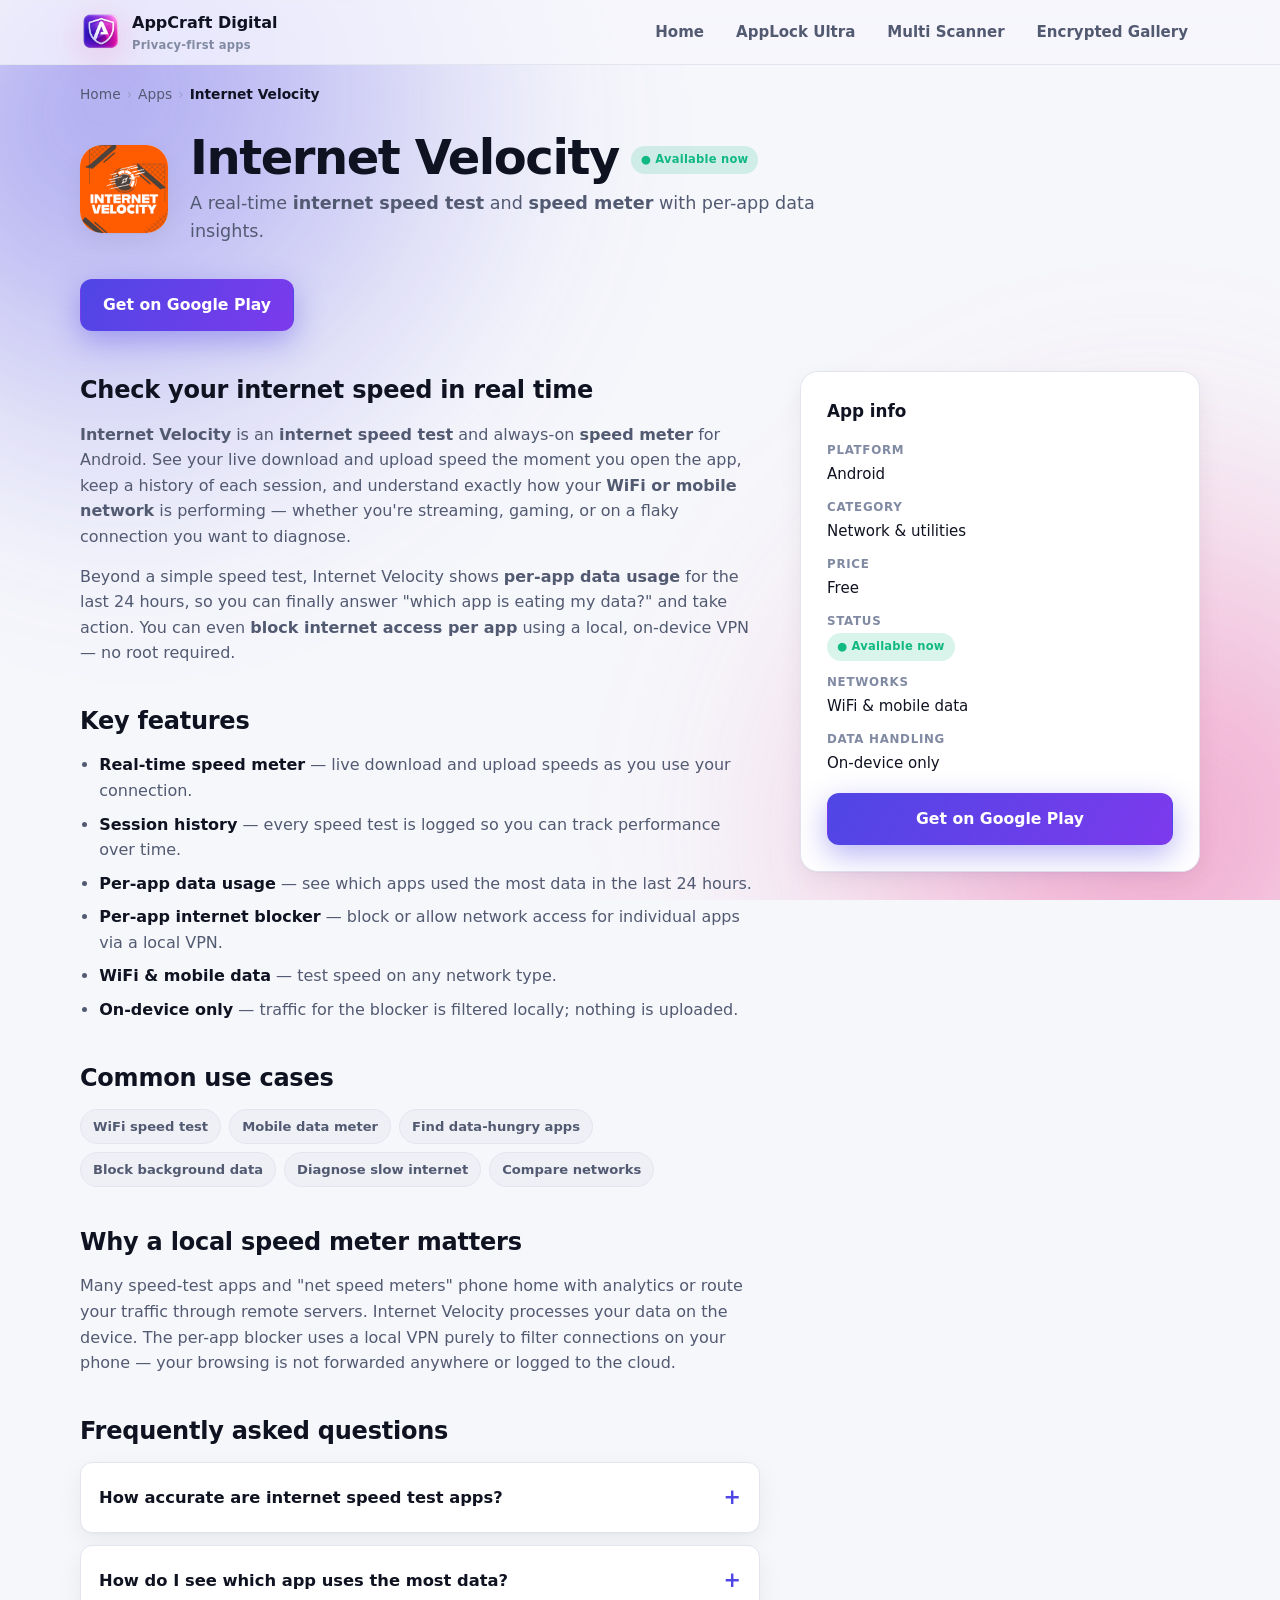
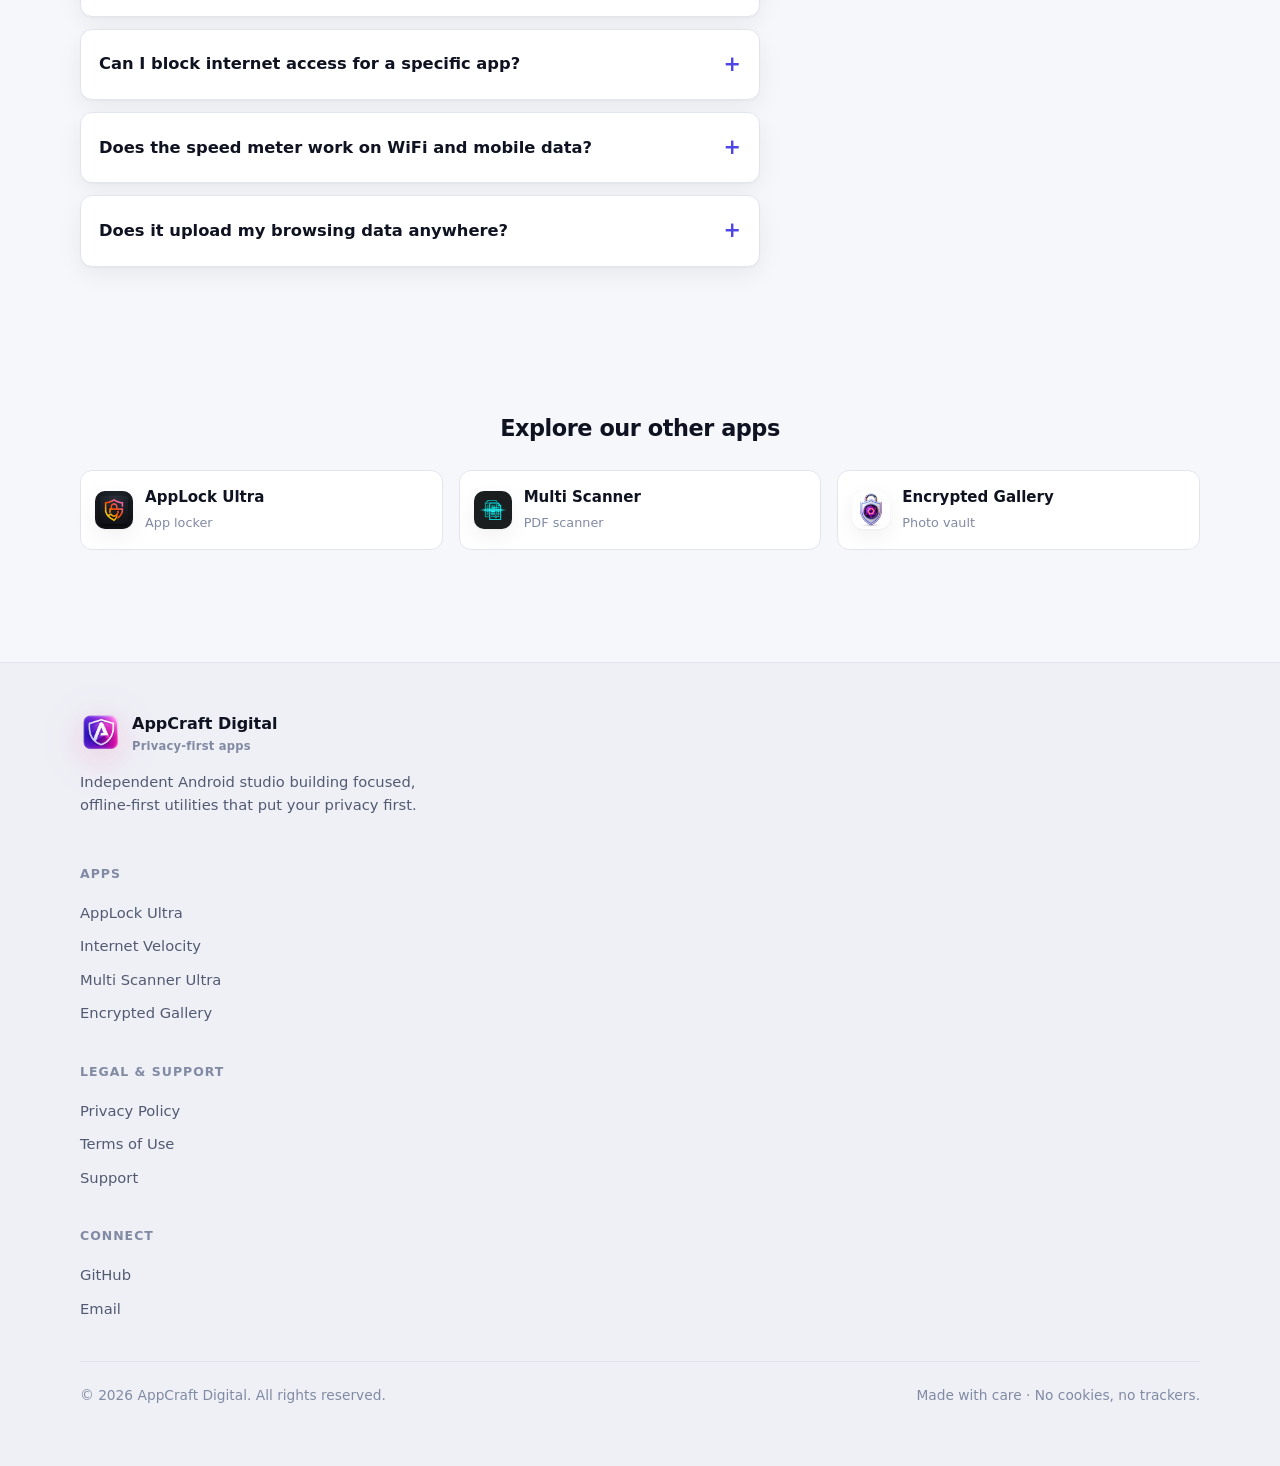
<file: internet-velocity/index.html>
<!doctype html>
<html lang="en">
<head>
  <meta charset="utf-8">
  <meta name="viewport" content="width=device-width, initial-scale=1">
  <script>document.documentElement.classList.add('js');</script>
  <title>Internet Velocity — Internet Speed Test &amp; Meter</title>
  <meta name="description" content="Internet Velocity is a real-time internet speed test and meter for Android. Check WiFi speed, monitor per-app data usage, and block apps.">
  <meta name="keywords" content="internet speed test, internet speed meter, wifi speed test, data usage monitor, check internet speed, block app internet, net speed meter, per app data usage">
  <meta name="robots" content="index, follow, max-image-preview:large">
  <meta name="theme-color" content="#10b981">
  <link rel="canonical" href="https://appcraftdigital.co.in/internet-velocity/">

  <meta property="og:type" content="website">
  <meta property="og:site_name" content="AppCraft Digital">
  <meta property="og:title" content="Internet Velocity — Internet Speed Test &amp; Meter for Android">
  <meta property="og:description" content="Real-time internet speed test, per-app data usage monitor, and per-app internet blocker. Privacy-first Android speed meter.">
  <meta property="og:url" content="https://appcraftdigital.co.in/internet-velocity/">
  <meta property="og:image" content="https://appcraftdigital.co.in/assets/og/internet-velocity.png">
  <meta property="og:image:alt" content="Internet Velocity speed meter for Android">
  <meta property="og:image:width" content="1200">
  <meta property="og:image:height" content="630">
  <meta property="og:locale" content="en_US">
  <meta name="twitter:card" content="summary_large_image">
  <meta name="twitter:title" content="Internet Velocity — Speed Test &amp; Meter">
  <meta name="twitter:description" content="Real-time speed test, per-app data usage, and per-app internet blocker for Android.">
  <meta name="twitter:image" content="https://appcraftdigital.co.in/assets/og/internet-velocity.png">
  <meta name="twitter:image:alt" content="Internet Velocity speed meter for Android">

  <link rel="icon" type="image/png" href="/assets/brand/appcraft-digital-icon.png">
  <link rel="stylesheet" href="/assets/style.css?v=20260703-logo">

  <script type="application/ld+json">
  {
    "@context": "https://schema.org",
    "@type": "SoftwareApplication",
    "name": "Internet Velocity",
    "operatingSystem": "ANDROID",
    "applicationCategory": "UtilitiesApplication",
    "description": "Real-time internet speed test and speed meter for Android with session history, per-app data usage insights, and a local VPN-based per-app internet blocker.",
    "url": "https://appcraftdigital.co.in/internet-velocity/",
    "image": "https://appcraftdigital.co.in/assets/icons/internet-velocity.png",
    "offers": { "@type": "Offer", "price": "0", "priceCurrency": "USD" },
    "featureList": [
      "Real-time download and upload speed meter",
      "Session history of speed tests",
      "Per-app data usage for the last 24 hours",
      "Per-app internet blocker via local VPN",
      "WiFi and mobile network speed test",
      "On-device processing, no cloud upload"
    ]
  }
  </script>
  <script type="application/ld+json">
  {
    "@context": "https://schema.org",
    "@type": "BreadcrumbList",
    "itemListElement": [
      { "@type": "ListItem", "position": 1, "name": "Home", "item": "https://appcraftdigital.co.in/" },
      { "@type": "ListItem", "position": 2, "name": "Internet Velocity", "item": "https://appcraftdigital.co.in/internet-velocity/" }
    ]
  }
  </script>
  <script type="application/ld+json">
  {
    "@context": "https://schema.org",
    "@type": "FAQPage",
    "mainEntity": [
      { "@type": "Question", "name": "How accurate are internet speed test apps?", "acceptedAnswer": { "@type": "Answer", "text": "A good speed test app measures the actual throughput between your phone and a nearby test server. Internet Velocity shows real-time download and upload speed and logs each session, so you can compare results over time. Results can vary with WiFi signal, server load, and other apps using bandwidth, so testing a few times gives the most reliable picture." } },
      { "@type": "Question", "name": "How do I see which app uses the most data?", "acceptedAnswer": { "@type": "Answer", "text": "Internet Velocity shows per-app data usage for the last 24 hours, so you can spot which apps are consuming your mobile or WiFi data and decide whether to restrict or block them." } },
      { "@type": "Question", "name": "Can I block internet access for a specific app?", "acceptedAnswer": { "@type": "Answer", "text": "Yes. Internet Velocity includes a per-app internet blocker that uses a local on-device VPN. You can block or allow network access for individual apps without root access." } },
      { "@type": "Question", "name": "Does the speed meter work on WiFi and mobile data?", "acceptedAnswer": { "@type": "Answer", "text": "Yes. Internet Velocity measures speed on both WiFi and mobile (cellular) networks, so you can compare your WiFi speed against your mobile data speed." } },
      { "@type": "Question", "name": "Does it upload my browsing data anywhere?", "acceptedAnswer": { "@type": "Answer", "text": "No. The VPN used for the per-app blocker runs locally on your device to filter connections. Your traffic is not routed through a remote server or logged to the cloud." } }
    ]
  }
  </script>
</head>
<body>
  <div class="aurora" aria-hidden="true"></div>

  <header class="site">
    <div class="wrap nav">
      <a class="brand" href="/" aria-label="AppCraft Digital home">
        <span class="logo" aria-hidden="true">
          <img src="/assets/brand/appcraft-digital-icon.png" alt="" width="40" height="40">
        </span>
        <span>AppCraft Digital<small>Privacy-first apps</small></span>
      </a>
      <nav class="nav-links" aria-label="Primary">
        <a href="/">Home</a>
        <a href="/applock-ultra/">AppLock Ultra</a>
        <a href="/multi-scanner-ultra/">Multi Scanner</a>
        <a href="/encrypted-gallery/">Encrypted Gallery</a>
      </nav>
    </div>
  </header>

  <div class="wrap">
    <nav class="breadcrumb" aria-label="Breadcrumb">
      <ol>
        <li><a href="/">Home</a></li>
        <li><a href="/#apps">Apps</a></li>
        <li aria-current="page">Internet Velocity</li>
      </ol>
    </nav>
  </div>

  <main>
    <section class="app-hero">
      <div class="wrap">
        <div class="hero-row">
          <span class="app-icon" aria-hidden="true"><img src="/assets/icons/internet-velocity.png" alt="" width="88" height="88"></span>
          <div>
            <div class="app-title-line">
              <h1>Internet Velocity</h1>
              <span class="badge badge-live app-status">● Available now</span>
            </div>
            <p class="tagline">A real-time <strong>internet speed test</strong> and <strong>speed meter</strong> with per-app data insights.</p>
          </div>
        </div>
        <div class="cta" style="justify-content:flex-start;">
          <a class="btn btn-primary" href="https://play.google.com/store/apps/details?id=com.internetvelocity.speedmeter" target="_blank" rel="noopener">Get on Google Play</a>
        </div>
      </div>
    </section>

    <section style="padding-top:32px;">
      <div class="wrap detail">
        <div class="prose">
          <h2>Check your internet speed in real time</h2>
          <p>
            <strong>Internet Velocity</strong> is an <strong>internet speed test</strong> and always-on <strong>speed meter</strong>
            for Android. See your live download and upload speed the moment you open the app, keep a history of each
            session, and understand exactly how your <strong>WiFi or mobile network</strong> is performing — whether you're
            streaming, gaming, or on a flaky connection you want to diagnose.
          </p>
          <p>
            Beyond a simple speed test, Internet Velocity shows <strong>per-app data usage</strong> for the last 24 hours,
            so you can finally answer "which app is eating my data?" and take action. You can even
            <strong>block internet access per app</strong> using a local, on-device VPN — no root required.
          </p>

          <h2>Key features</h2>
          <ul>
            <li><b>Real-time speed meter</b> — live download and upload speeds as you use your connection.</li>
            <li><b>Session history</b> — every speed test is logged so you can track performance over time.</li>
            <li><b>Per-app data usage</b> — see which apps used the most data in the last 24 hours.</li>
            <li><b>Per-app internet blocker</b> — block or allow network access for individual apps via a local VPN.</li>
            <li><b>WiFi &amp; mobile data</b> — test speed on any network type.</li>
            <li><b>On-device only</b> — traffic for the blocker is filtered locally; nothing is uploaded.</li>
          </ul>

          <h2>Common use cases</h2>
          <div class="chips">
            <span class="chip">WiFi speed test</span>
            <span class="chip">Mobile data meter</span>
            <span class="chip">Find data-hungry apps</span>
            <span class="chip">Block background data</span>
            <span class="chip">Diagnose slow internet</span>
            <span class="chip">Compare networks</span>
          </div>

          <h2>Why a local speed meter matters</h2>
          <p>
            Many speed-test apps and "net speed meters" phone home with analytics or route your traffic through remote
            servers. Internet Velocity processes your data on the device. The per-app blocker uses a local VPN purely to
            filter connections on your phone — your browsing is not forwarded anywhere or logged to the cloud.
          </p>

          <!-- FAQ -->
          <h2 id="faq">Frequently asked questions</h2>
          <div class="faq">
            <details>
              <summary>How accurate are internet speed test apps?</summary>
              <p>A good speed test app measures the actual throughput between your phone and a nearby test server. Internet Velocity shows real-time download and upload speed and logs each session, so you can compare results over time. Results vary with WiFi signal, server load, and other apps using bandwidth, so testing a few times gives the most reliable picture.</p>
            </details>
            <details>
              <summary>How do I see which app uses the most data?</summary>
              <p>Internet Velocity shows per-app data usage for the last 24 hours, so you can spot which apps are consuming your mobile or WiFi data and decide whether to restrict or block them.</p>
            </details>
            <details>
              <summary>Can I block internet access for a specific app?</summary>
              <p>Yes. Internet Velocity includes a per-app internet blocker that uses a local on-device VPN. You can block or allow network access for individual apps without root access.</p>
            </details>
            <details>
              <summary>Does the speed meter work on WiFi and mobile data?</summary>
              <p>Yes. Internet Velocity measures speed on both WiFi and mobile (cellular) networks, so you can compare your WiFi speed against your mobile data speed.</p>
            </details>
            <details>
              <summary>Does it upload my browsing data anywhere?</summary>
              <p>No. The VPN used for the per-app blocker runs locally on your device to filter connections. Your traffic is not routed through a remote server or logged to the cloud.</p>
            </details>
          </div>
        </div>

        <aside class="info-card">
          <h3>App info</h3>
          <dl>
            <div><dt>Platform</dt><dd>Android</dd></div>
            <div><dt>Category</dt><dd>Network &amp; utilities</dd></div>
            <div><dt>Price</dt><dd>Free</dd></div>
            <div><dt>Status</dt><dd><span class="badge badge-live">● Available now</span></dd></div>
            <div><dt>Networks</dt><dd>WiFi &amp; mobile data</dd></div>
            <div><dt>Data handling</dt><dd>On-device only</dd></div>
          </dl>
          <a class="btn btn-primary" href="https://play.google.com/store/apps/details?id=com.internetvelocity.speedmeter" target="_blank" rel="noopener">Get on Google Play</a>
        </aside>
      </div>
    </section>

    <section>
      <div class="wrap">
        <div class="sec-head" style="margin-bottom:24px;">
          <h2 style="font-size:1.4rem;">Explore our other apps</h2>
        </div>
        <div class="related">
          <a href="/applock-ultra/">
            <span class="app-icon"><img src="/assets/icons/applock-ultra.png" alt=""></span>
            <span><b>AppLock Ultra</b><small>App locker</small></span>
          </a>
          <a href="/multi-scanner-ultra/">
            <span class="app-icon"><img src="/assets/icons/multi-scanner-ultra.png" alt=""></span>
            <span><b>Multi Scanner</b><small>PDF scanner</small></span>
          </a>
          <a href="/encrypted-gallery/">
            <span class="app-icon"><img src="/assets/icons/encrypted-gallery.png" alt=""></span>
            <span><b>Encrypted Gallery</b><small>Photo vault</small></span>
          </a>
        </div>
      </div>
    </section>
  </main>

  <footer class="site">
    <div class="wrap">
      <div class="foot-grid">
        <div>
          <a class="brand" href="/" style="margin-bottom:12px;">
            <span class="logo" aria-hidden="true">
              <img src="/assets/brand/appcraft-digital-icon.png" alt="" width="40" height="40">
            </span>
            <span>AppCraft Digital<small>Privacy-first apps</small></span>
          </a>
          <p>Independent Android studio building focused, offline-first utilities that put your privacy first.</p>
        </div>
        <div class="foot-col">
          <h5>Apps</h5>
          <a href="/applock-ultra/">AppLock Ultra</a>
          <a href="/internet-velocity/">Internet Velocity</a>
          <a href="/multi-scanner-ultra/">Multi Scanner Ultra</a>
          <a href="/encrypted-gallery/">Encrypted Gallery</a>
        </div>
        <div class="foot-col">
          <h5>Legal &amp; Support</h5>
          <a href="https://appcraftdigital.co.in/internet-velocity-legal/" target="_blank" rel="noopener">Privacy Policy</a>
          <a href="https://appcraftdigital.co.in/internet-velocity-legal/terms.html" target="_blank" rel="noopener">Terms of Use</a>
          <a href="https://appcraftdigital.co.in/internet-velocity-legal/support.html" target="_blank" rel="noopener">Support</a>
        </div>
        <div class="foot-col">
          <h5>Connect</h5>
          <a href="https://github.com/sumant4ssm" target="_blank" rel="noopener">GitHub</a>
          <a href="mailto:appcraftdigital@gmail.com">Email</a>
        </div>
      </div>
      <div class="foot-bottom">
        <span>© <span id="year"></span> AppCraft Digital. All rights reserved.</span>
        <span>Made with care · No cookies, no trackers.</span>
      </div>
    </div>
  </footer>

  <script>document.getElementById('year').textContent = new Date().getFullYear();</script>
  <script src="/assets/reveal.js" defer></script>
</body>
</html>
</file>
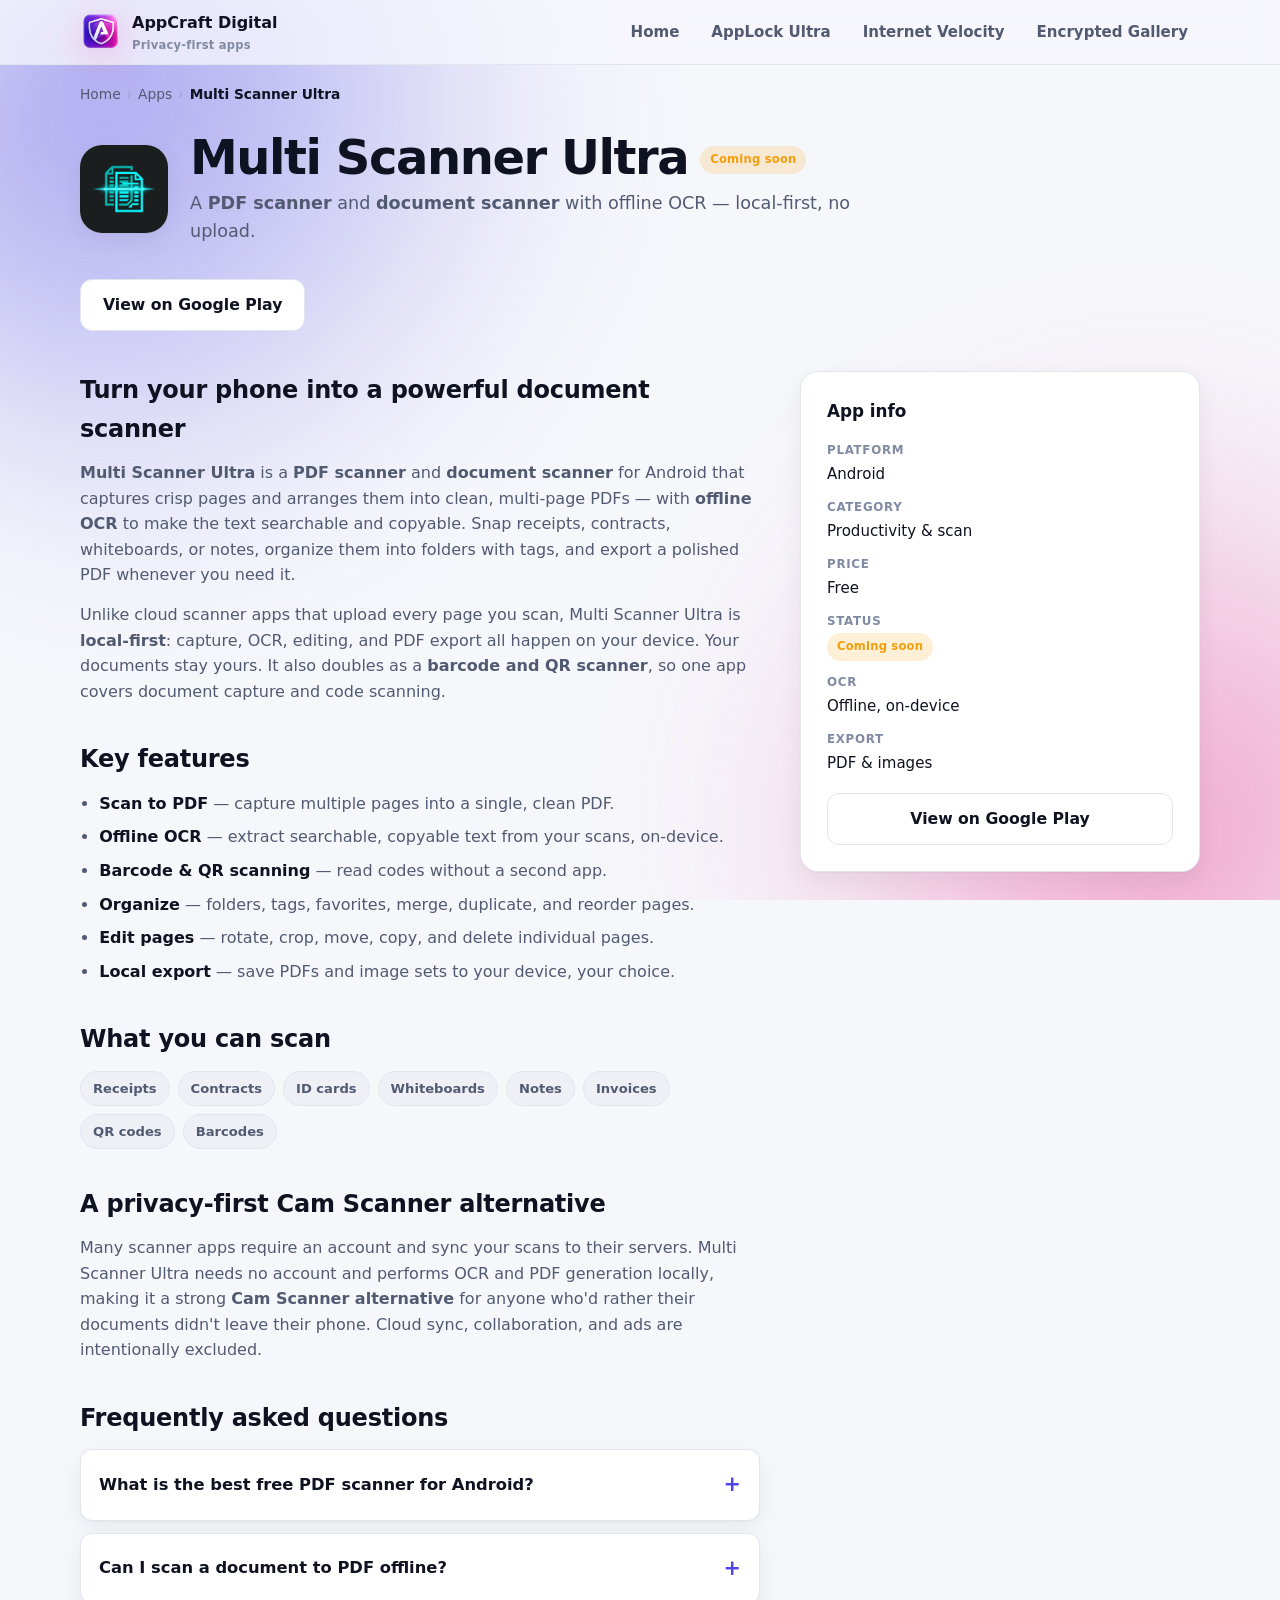
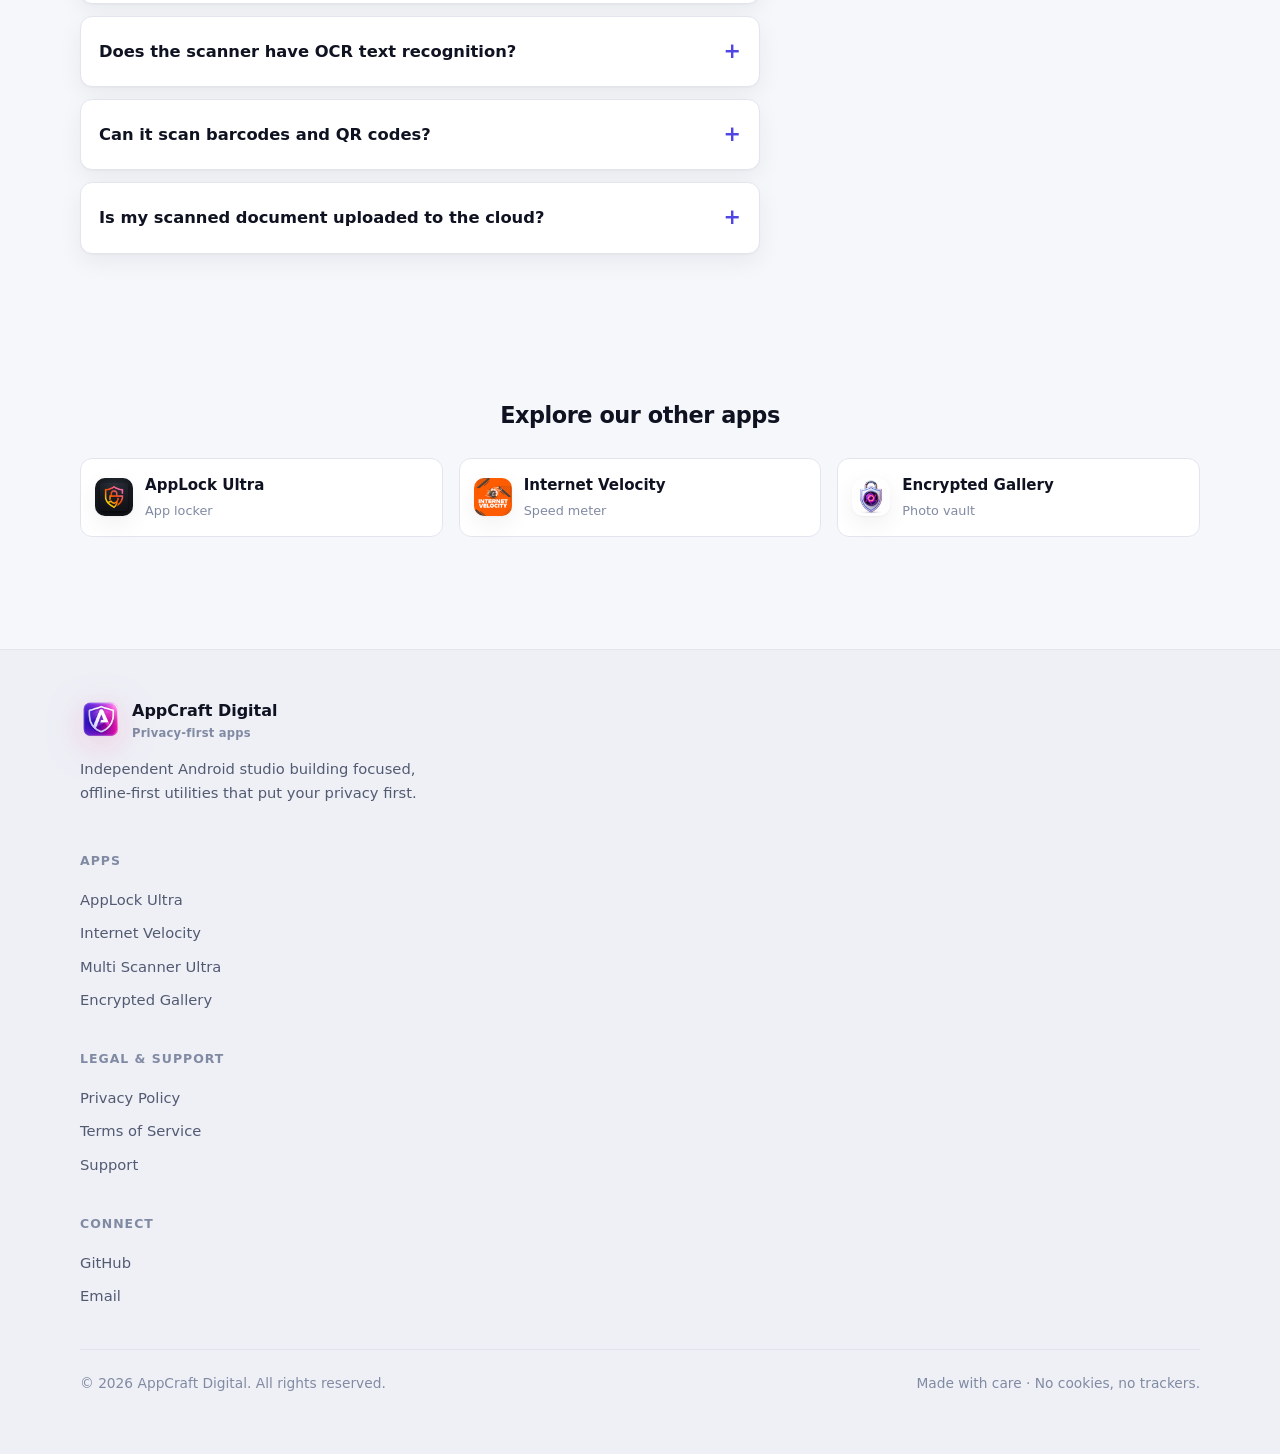
<file: multi-scanner-ultra/index.html>
<!doctype html>
<html lang="en">
<head>
  <meta charset="utf-8">
  <meta name="viewport" content="width=device-width, initial-scale=1">
  <script>document.documentElement.classList.add('js');</script>
  <title>Multi Scanner Ultra — PDF &amp; Document Scanner</title>
  <meta name="description" content="Multi Scanner Ultra is a free PDF and document scanner for Android. Scan to PDF with offline OCR, plus barcode scanning. Local-first, no upload.">
  <meta name="keywords" content="pdf scanner, document scanner, ocr scanner, scan to pdf, barcode scanner, qr scanner, free pdf scanner, document scanner app, cam scanner alternative, offline ocr">
  <meta name="robots" content="index, follow, max-image-preview:large">
  <meta name="theme-color" content="#06b6d4">
  <link rel="canonical" href="https://appcraftdigital.co.in/multi-scanner-ultra/">

  <meta property="og:type" content="website">
  <meta property="og:site_name" content="AppCraft Digital">
  <meta property="og:title" content="Multi Scanner Ultra — PDF &amp; Document Scanner for Android">
  <meta property="og:description" content="Scan documents to PDF with offline OCR and barcode scanning. Local-first, ad-free document scanner.">
  <meta property="og:url" content="https://appcraftdigital.co.in/multi-scanner-ultra/">
  <meta property="og:image" content="https://appcraftdigital.co.in/assets/og/multi-scanner-ultra.png">
  <meta property="og:image:alt" content="Multi Scanner Ultra PDF scanner for Android">
  <meta property="og:image:width" content="1200">
  <meta property="og:image:height" content="630">
  <meta property="og:locale" content="en_US">
  <meta name="twitter:card" content="summary_large_image">
  <meta name="twitter:title" content="Multi Scanner Ultra — PDF Scanner">
  <meta name="twitter:description" content="Scan documents to PDF with offline OCR and barcode scanning for Android.">
  <meta name="twitter:image" content="https://appcraftdigital.co.in/assets/og/multi-scanner-ultra.png">
  <meta name="twitter:image:alt" content="Multi Scanner Ultra PDF scanner for Android">

  <link rel="icon" type="image/png" href="/assets/brand/appcraft-digital-icon.png">
  <link rel="stylesheet" href="/assets/style.css?v=20260703-logo">

  <script type="application/ld+json">
  {
    "@context": "https://schema.org",
    "@type": "SoftwareApplication",
    "name": "Multi Scanner Ultra",
    "operatingSystem": "ANDROID",
    "applicationCategory": "BusinessApplication",
    "description": "Local-first PDF scanner and document scanner for Android with offline OCR text recognition, barcode and QR scanning, multi-page PDF export, and document organization.",
    "url": "https://appcraftdigital.co.in/multi-scanner-ultra/",
    "image": "https://appcraftdigital.co.in/assets/icons/multi-scanner-ultra.png",
    "offers": { "@type": "Offer", "price": "0", "priceCurrency": "USD" },
    "featureList": [
      "Scan documents to multi-page PDF",
      "Offline OCR text recognition",
      "Barcode and QR code scanning",
      "Folders, tags, favorites and merge",
      "Rotate, reorder, crop and edit pages",
      "Local export to PDF and images"
    ]
  }
  </script>
  <script type="application/ld+json">
  {
    "@context": "https://schema.org",
    "@type": "BreadcrumbList",
    "itemListElement": [
      { "@type": "ListItem", "position": 1, "name": "Home", "item": "https://appcraftdigital.co.in/" },
      { "@type": "ListItem", "position": 2, "name": "Multi Scanner Ultra", "item": "https://appcraftdigital.co.in/multi-scanner-ultra/" }
    ]
  }
  </script>
  <script type="application/ld+json">
  {
    "@context": "https://schema.org",
    "@type": "FAQPage",
    "mainEntity": [
      { "@type": "Question", "name": "What is the best free PDF scanner for Android?", "acceptedAnswer": { "@type": "Answer", "text": "A great free PDF scanner captures sharp pages, cleans up the background, arranges them into a multi-page PDF, and works without uploading your documents. Multi Scanner Ultra does all of this locally and adds offline OCR and barcode scanning at no cost." } },
      { "@type": "Question", "name": "Can I scan a document to PDF offline?", "acceptedAnswer": { "@type": "Answer", "text": "Yes. Multi Scanner Ultra is local-first, so you can capture pages, run OCR to extract text, and export a multi-page PDF without an internet connection. Nothing leaves your device." } },
      { "@type": "Question", "name": "Does the scanner have OCR text recognition?", "acceptedAnswer": { "@type": "Answer", "text": "Yes. Multi Scanner Ultra includes offline OCR that recognizes text in your scans so you can copy and search it later. OCR runs on-device, so your document content is not sent to any server." } },
      { "@type": "Question", "name": "Can it scan barcodes and QR codes?", "acceptedAnswer": { "@type": "Answer", "text": "Yes. In addition to document scanning, Multi Scanner Ultra reads barcodes and QR codes, so one app covers document capture and code scanning." } },
      { "@type": "Question", "name": "Is my scanned document uploaded to the cloud?", "acceptedAnswer": { "@type": "Answer", "text": "No. Multi Scanner Ultra is local-first. Scans, OCR text, tags, and PDFs are stored on your device unless you explicitly export them yourself. There is no forced cloud sync or account." } }
    ]
  }
  </script>
</head>
<body>
  <div class="aurora" aria-hidden="true"></div>

  <header class="site">
    <div class="wrap nav">
      <a class="brand" href="/" aria-label="AppCraft Digital home">
        <span class="logo" aria-hidden="true">
          <img src="/assets/brand/appcraft-digital-icon.png" alt="" width="40" height="40">
        </span>
        <span>AppCraft Digital<small>Privacy-first apps</small></span>
      </a>
      <nav class="nav-links" aria-label="Primary">
        <a href="/">Home</a>
        <a href="/applock-ultra/">AppLock Ultra</a>
        <a href="/internet-velocity/">Internet Velocity</a>
        <a href="/encrypted-gallery/">Encrypted Gallery</a>
      </nav>
    </div>
  </header>

  <div class="wrap">
    <nav class="breadcrumb" aria-label="Breadcrumb">
      <ol>
        <li><a href="/">Home</a></li>
        <li><a href="/#apps">Apps</a></li>
        <li aria-current="page">Multi Scanner Ultra</li>
      </ol>
    </nav>
  </div>

  <main>
    <section class="app-hero">
      <div class="wrap">
        <div class="hero-row">
          <span class="app-icon" aria-hidden="true"><img src="/assets/icons/multi-scanner-ultra.png" alt="" width="88" height="88"></span>
          <div>
            <div class="app-title-line">
              <h1>Multi Scanner Ultra</h1>
              <span class="badge badge-soon app-status">Coming soon</span>
            </div>
            <p class="tagline">A <strong>PDF scanner</strong> and <strong>document scanner</strong> with offline OCR — local-first, no upload.</p>
          </div>
        </div>
        <div class="cta" style="justify-content:flex-start;">
          <a class="btn btn-ghost" href="https://play.google.com/store/apps/details?id=com.multiscanner.ultra" target="_blank" rel="noopener">View on Google Play</a>
        </div>
      </div>
    </section>

    <section style="padding-top:32px;">
      <div class="wrap detail">
        <div class="prose">
          <h2>Turn your phone into a powerful document scanner</h2>
          <p>
            <strong>Multi Scanner Ultra</strong> is a <strong>PDF scanner</strong> and <strong>document scanner</strong>
            for Android that captures crisp pages and arranges them into clean, multi-page PDFs — with
            <strong>offline OCR</strong> to make the text searchable and copyable. Snap receipts, contracts,
            whiteboards, or notes, organize them into folders with tags, and export a polished PDF whenever you need it.
          </p>
          <p>
            Unlike cloud scanner apps that upload every page you scan, Multi Scanner Ultra is <strong>local-first</strong>:
            capture, OCR, editing, and PDF export all happen on your device. Your documents stay yours. It also doubles
            as a <strong>barcode and QR scanner</strong>, so one app covers document capture and code scanning.
          </p>

          <h2>Key features</h2>
          <ul>
            <li><b>Scan to PDF</b> — capture multiple pages into a single, clean PDF.</li>
            <li><b>Offline OCR</b> — extract searchable, copyable text from your scans, on-device.</li>
            <li><b>Barcode &amp; QR scanning</b> — read codes without a second app.</li>
            <li><b>Organize</b> — folders, tags, favorites, merge, duplicate, and reorder pages.</li>
            <li><b>Edit pages</b> — rotate, crop, move, copy, and delete individual pages.</li>
            <li><b>Local export</b> — save PDFs and image sets to your device, your choice.</li>
          </ul>

          <h2>What you can scan</h2>
          <div class="chips">
            <span class="chip">Receipts</span>
            <span class="chip">Contracts</span>
            <span class="chip">ID cards</span>
            <span class="chip">Whiteboards</span>
            <span class="chip">Notes</span>
            <span class="chip">Invoices</span>
            <span class="chip">QR codes</span>
            <span class="chip">Barcodes</span>
          </div>

          <h2>A privacy-first Cam Scanner alternative</h2>
          <p>
            Many scanner apps require an account and sync your scans to their servers. Multi Scanner Ultra needs no
            account and performs OCR and PDF generation locally, making it a strong <strong>Cam Scanner alternative</strong>
            for anyone who'd rather their documents didn't leave their phone. Cloud sync, collaboration, and ads are
            intentionally excluded.
          </p>

          <!-- FAQ -->
          <h2 id="faq">Frequently asked questions</h2>
          <div class="faq">
            <details>
              <summary>What is the best free PDF scanner for Android?</summary>
              <p>A great free PDF scanner captures sharp pages, cleans up the background, arranges them into a multi-page PDF, and works without uploading your documents. Multi Scanner Ultra does all of this locally and adds offline OCR and barcode scanning at no cost.</p>
            </details>
            <details>
              <summary>Can I scan a document to PDF offline?</summary>
              <p>Yes. Multi Scanner Ultra is local-first, so you can capture pages, run OCR to extract text, and export a multi-page PDF without an internet connection. Nothing leaves your device.</p>
            </details>
            <details>
              <summary>Does the scanner have OCR text recognition?</summary>
              <p>Yes. Multi Scanner Ultra includes offline OCR that recognizes text in your scans so you can copy and search it later. OCR runs on-device, so your document content is not sent to any server.</p>
            </details>
            <details>
              <summary>Can it scan barcodes and QR codes?</summary>
              <p>Yes. In addition to document scanning, Multi Scanner Ultra reads barcodes and QR codes, so one app covers document capture and code scanning.</p>
            </details>
            <details>
              <summary>Is my scanned document uploaded to the cloud?</summary>
              <p>No. Multi Scanner Ultra is local-first. Scans, OCR text, tags, and PDFs are stored on your device unless you explicitly export them yourself. There is no forced cloud sync or account.</p>
            </details>
          </div>
        </div>

        <aside class="info-card">
          <h3>App info</h3>
          <dl>
            <div><dt>Platform</dt><dd>Android</dd></div>
            <div><dt>Category</dt><dd>Productivity &amp; scan</dd></div>
            <div><dt>Price</dt><dd>Free</dd></div>
            <div><dt>Status</dt><dd><span class="badge badge-soon">Coming soon</span></dd></div>
            <div><dt>OCR</dt><dd>Offline, on-device</dd></div>
            <div><dt>Export</dt><dd>PDF &amp; images</dd></div>
          </dl>
          <a class="btn btn-ghost" href="https://play.google.com/store/apps/details?id=com.multiscanner.ultra" target="_blank" rel="noopener">View on Google Play</a>
        </aside>
      </div>
    </section>

    <section>
      <div class="wrap">
        <div class="sec-head" style="margin-bottom:24px;">
          <h2 style="font-size:1.4rem;">Explore our other apps</h2>
        </div>
        <div class="related">
          <a href="/applock-ultra/">
            <span class="app-icon"><img src="/assets/icons/applock-ultra.png" alt=""></span>
            <span><b>AppLock Ultra</b><small>App locker</small></span>
          </a>
          <a href="/internet-velocity/">
            <span class="app-icon"><img src="/assets/icons/internet-velocity.png" alt=""></span>
            <span><b>Internet Velocity</b><small>Speed meter</small></span>
          </a>
          <a href="/encrypted-gallery/">
            <span class="app-icon"><img src="/assets/icons/encrypted-gallery.png" alt=""></span>
            <span><b>Encrypted Gallery</b><small>Photo vault</small></span>
          </a>
        </div>
      </div>
    </section>
  </main>

  <footer class="site">
    <div class="wrap">
      <div class="foot-grid">
        <div>
          <a class="brand" href="/" style="margin-bottom:12px;">
            <span class="logo" aria-hidden="true">
              <img src="/assets/brand/appcraft-digital-icon.png" alt="" width="40" height="40">
            </span>
            <span>AppCraft Digital<small>Privacy-first apps</small></span>
          </a>
          <p>Independent Android studio building focused, offline-first utilities that put your privacy first.</p>
        </div>
        <div class="foot-col">
          <h5>Apps</h5>
          <a href="/applock-ultra/">AppLock Ultra</a>
          <a href="/internet-velocity/">Internet Velocity</a>
          <a href="/multi-scanner-ultra/">Multi Scanner Ultra</a>
          <a href="/encrypted-gallery/">Encrypted Gallery</a>
        </div>
        <div class="foot-col">
          <h5>Legal &amp; Support</h5>
          <a href="https://appcraftdigital.co.in/applock-ultra-legal/" target="_blank" rel="noopener">Privacy Policy</a>
          <a href="https://appcraftdigital.co.in/applock-ultra-legal/terms.html" target="_blank" rel="noopener">Terms of Service</a>
          <a href="https://appcraftdigital.co.in/applock-ultra-legal/support.html" target="_blank" rel="noopener">Support</a>
        </div>
        <div class="foot-col">
          <h5>Connect</h5>
          <a href="https://github.com/sumant4ssm" target="_blank" rel="noopener">GitHub</a>
          <a href="mailto:appcraftdigital@gmail.com">Email</a>
        </div>
      </div>
      <div class="foot-bottom">
        <span>© <span id="year"></span> AppCraft Digital. All rights reserved.</span>
        <span>Made with care · No cookies, no trackers.</span>
      </div>
    </div>
  </footer>

  <script>document.getElementById('year').textContent = new Date().getFullYear();</script>
  <script src="/assets/reveal.js" defer></script>
</body>
</html>
</file>
<file: assets/style.css>
/* =====================================================================
   AppCraft Digital — shared stylesheet
   Used by index.html and every /<app>/ landing page so they stay lean,
   consistent, and fast to crawl. Page-specific tweaks live in <style>
   blocks on the pages that need them.
   ===================================================================== */

:root {
  color-scheme: light dark;
  /* Native system-font stack — fast, no extra request, no privacy leak.
     Renders SF Pro on Apple, Segoe UI on Windows, Roboto on Android. */
  --font: ui-sans-serif, system-ui, -apple-system, BlinkMacSystemFont, "Segoe UI", Roboto, "Helvetica Neue", Arial, sans-serif;
  --bg: #f6f7fb;
  --bg-elev: #ffffff;
  --bg-soft: #eef0f6;
  --text: #0f1220;
  --text-soft: #525a72;
  --text-mute: #818aa3;
  --border: #e2e5ee;
  --brand: #4f46e5;
  --brand-2: #7c3aed;
  --brand-3: #ec4899;
  --accent: #06b6d4;
  --ok: #10b981;
  --warn: #f59e0b;
  --shadow: 0 1px 2px rgba(15, 18, 32, 0.04), 0 8px 24px rgba(15, 18, 32, 0.06);
  --shadow-lg: 0 20px 60px rgba(15, 18, 32, 0.12);
  --radius: 18px;
  --radius-sm: 12px;
}

@media (prefers-color-scheme: dark) {
  :root {
    --bg: #0a0b10;
    --bg-elev: #13151d;
    --bg-soft: #1a1d28;
    --text: #f4f6fb;
    --text-soft: #b9c0d4;
    --text-mute: #7d8499;
    --border: #252a37;
    --brand: #818cf8;
    --brand-2: #a78bfa;
    --brand-3: #f472b6;
    --accent: #22d3ee;
    --ok: #34d399;
    --warn: #fbbf24;
    --shadow: 0 1px 2px rgba(0, 0, 0, 0.3), 0 8px 24px rgba(0, 0, 0, 0.4);
    --shadow-lg: 0 20px 60px rgba(0, 0, 0, 0.5);
  }
}

* { box-sizing: border-box; }

html { scroll-behavior: smooth; }

body {
  margin: 0;
  font-family: var(--font);
  background: var(--bg);
  color: var(--text);
  line-height: 1.6;
  -webkit-font-smoothing: antialiased;
  text-rendering: optimizeLegibility;
  overflow-x: hidden;
}

a { color: var(--brand); }

/* ---------- Keyboard focus ---------- */
:focus-visible {
  outline: 2px solid var(--brand);
  outline-offset: 3px;
  border-radius: 6px;
}
/* Only show the ring for keyboard users, not mouse clicks */
:focus:not(:focus-visible) { outline: none; }
.btn:focus-visible {
  outline-offset: 4px;
  box-shadow: 0 0 0 4px color-mix(in srgb, var(--brand) 30%, transparent);
}

.wrap {
  width: min(100% - 48px, 1120px);
  margin-inline: auto;
}

/* ---------- Background flourish ---------- */
.aurora {
  position: fixed;
  inset: 0;
  z-index: -1;
  overflow: hidden;
  pointer-events: none;
}
.aurora::before,
.aurora::after {
  content: "";
  position: absolute;
  width: 60vw;
  height: 60vw;
  max-width: 720px;
  max-height: 720px;
  border-radius: 50%;
  filter: blur(90px);
  opacity: 0.5;
  animation: drift 18s ease-in-out infinite alternate;
}
.aurora::before {
  top: -15%;
  left: -10%;
  background: radial-gradient(circle at 30% 30%, var(--brand), transparent 70%);
}
.aurora::after {
  bottom: -20%;
  right: -10%;
  background: radial-gradient(circle at 70% 70%, var(--brand-3), transparent 70%);
  animation-delay: -6s;
}
@media (prefers-color-scheme: dark) {
  .aurora::before, .aurora::after { opacity: 0.32; }
}
@keyframes drift {
  0%   { transform: translate(0, 0) scale(1); }
  100% { transform: translate(6%, 4%) scale(1.12); }
}

/* ---------- Header ---------- */
header.site {
  position: sticky;
  top: 0;
  z-index: 50;
  backdrop-filter: saturate(180%) blur(12px);
  -webkit-backdrop-filter: saturate(180%) blur(12px);
  background: color-mix(in srgb, var(--bg) 78%, transparent);
  border-bottom: 1px solid var(--border);
}
.nav {
  display: flex;
  align-items: center;
  justify-content: space-between;
  gap: 16px;
  height: 64px;
}
.brand {
  display: flex;
  align-items: center;
  gap: 12px;
  font-weight: 750;
  letter-spacing: 0;
  color: var(--text);
  text-decoration: none;
  min-width: 0;
}
.logo {
  width: 40px;
  height: 40px;
  display: block;
  flex: none;
}
.logo img {
  display: block;
  width: 100%;
  height: 100%;
  object-fit: contain;
  border-radius: 12px;
  filter: drop-shadow(0 8px 18px color-mix(in srgb, var(--brand-3) 28%, transparent));
}
.brand small {
  display: block;
  font-size: 0.72rem;
  font-weight: 600;
  color: var(--text-mute);
  letter-spacing: 0.02em;
}
.nav-links {
  display: flex;
  align-items: center;
  gap: 8px;
}
.nav-links a {
  color: var(--text-soft);
  text-decoration: none;
  font-size: 0.94rem;
  font-weight: 600;
  padding: 8px 12px;
  border-radius: 10px;
  transition: color .15s ease, background .15s ease;
}
.nav-links a:hover { color: var(--text); background: var(--bg-soft); }

/* ---------- Hero ---------- */
.hero {
  padding: 96px 0 56px;
  text-align: center;
}
.pill {
  display: inline-flex;
  align-items: center;
  gap: 8px;
  padding: 7px 14px;
  border: 1px solid var(--border);
  background: var(--bg-elev);
  border-radius: 999px;
  font-size: 0.82rem;
  font-weight: 600;
  color: var(--text-soft);
  box-shadow: var(--shadow);
  margin-bottom: 26px;
}
.dot {
  width: 8px; height: 8px; border-radius: 50%;
  background: var(--ok);
  box-shadow: 0 0 0 0 color-mix(in srgb, var(--ok) 60%, transparent);
  animation: pulse 2.4s ease-out infinite;
}
@keyframes pulse {
  0%   { box-shadow: 0 0 0 0 color-mix(in srgb, var(--ok) 55%, transparent); }
  70%  { box-shadow: 0 0 0 10px transparent; }
  100% { box-shadow: 0 0 0 0 transparent; }
}
h1 {
  margin: 0 auto;
  max-width: 18ch;
  font-size: clamp(2.4rem, 6.4vw, 4.4rem);
  line-height: 1.04;
  letter-spacing: -0.03em;
  font-weight: 800;
}
h1 .grad {
  background: linear-gradient(120deg, var(--brand), var(--brand-2) 45%, var(--brand-3));
  -webkit-background-clip: text;
  background-clip: text;
  color: transparent;
}
.hero p.lead {
  margin: 22px auto 0;
  max-width: 60ch;
  font-size: clamp(1.02rem, 2.2vw, 1.22rem);
  color: var(--text-soft);
}
.cta {
  display: flex;
  flex-wrap: wrap;
  gap: 12px;
  justify-content: center;
  align-items: center;
  margin-top: 34px;
}
.btn {
  display: inline-flex;
  align-items: center;
  justify-content: center;
  gap: 9px;
  padding: 13px 22px;
  border-radius: 12px;
  font-weight: 700;
  font-size: 0.98rem;
  line-height: 1.25;
  min-height: 52px;
  text-align: center;
  text-decoration: none;
  border: 1px solid transparent;
  transition: transform .15s ease, box-shadow .2s ease, background .2s ease;
  cursor: pointer;
}
.btn-primary {
  background: linear-gradient(120deg, var(--brand), var(--brand-2));
  color: #fff;
  box-shadow: 0 10px 30px color-mix(in srgb, var(--brand) 40%, transparent);
}
.btn-primary:hover { transform: translateY(-2px); box-shadow: 0 16px 40px color-mix(in srgb, var(--brand) 50%, transparent); }
.btn-ghost {
  background: var(--bg-elev);
  color: var(--text);
  border-color: var(--border);
}
.btn-ghost:hover { transform: translateY(-2px); border-color: var(--brand); }

/* ---------- Stats strip ---------- */
.stats {
  display: grid;
  grid-template-columns: repeat(3, 1fr);
  gap: 16px;
  margin: 56px auto 0;
  max-width: 640px;
}
.stat {
  background: var(--bg-elev);
  border: 1px solid var(--border);
  border-radius: var(--radius-sm);
  padding: 18px;
  text-align: center;
  box-shadow: var(--shadow);
}
.stat b {
  display: block;
  font-size: 1.6rem;
  letter-spacing: -0.02em;
  background: linear-gradient(120deg, var(--brand), var(--brand-3));
  -webkit-background-clip: text;
  background-clip: text;
  color: transparent;
}
.stat span { font-size: 0.8rem; color: var(--text-mute); font-weight: 600; }

/* ---------- Section ---------- */
section { padding: 72px 0; }
.sec-head { text-align: center; max-width: 60ch; margin: 0 auto 48px; }
.sec-head h2 {
  margin: 0 0 12px;
  font-size: clamp(1.8rem, 4vw, 2.6rem);
  letter-spacing: -0.02em;
  font-weight: 800;
}
.sec-head p { margin: 0; color: var(--text-soft); font-size: 1.05rem; }

/* ---------- App cards ---------- */
.grid {
  display: grid;
  grid-template-columns: repeat(auto-fit, minmax(300px, 1fr));
  gap: 22px;
}
.card {
  position: relative;
  background: var(--bg-elev);
  border: 1px solid var(--border);
  border-radius: var(--radius);
  padding: 28px;
  box-shadow: var(--shadow);
  transition: transform .2s ease, box-shadow .2s ease, border-color .2s ease;
  overflow: hidden;
  text-decoration: none;
  color: inherit;
  display: flex;
  flex-direction: column;
}
.card::before {
  content: "";
  position: absolute;
  inset: 0 0 auto 0;
  height: 4px;
  background: linear-gradient(90deg, var(--brand), var(--brand-3));
  opacity: 0;
  transition: opacity .2s ease;
}
.card:hover {
  transform: translateY(-4px);
  box-shadow: var(--shadow-lg);
  border-color: color-mix(in srgb, var(--brand) 40%, var(--border));
}
.card:hover::before { opacity: 1; }

.card-head {
  display: flex;
  align-items: center;
  justify-content: space-between;
  gap: 12px;
  margin-bottom: 18px;
}
.app-icon {
  width: 58px; height: 58px;
  border-radius: 16px;
  display: grid;
  place-items: center;
  color: #fff;
  flex: none;
  background: var(--bg-soft);
  overflow: hidden;
  box-shadow: var(--shadow);
}
.app-icon img {
  width: 100%;
  height: 100%;
  object-fit: cover;
  display: block;
}
/* Legacy gradient fallbacks (kept for any remaining SVG icons) */
.icon-lock   { background: linear-gradient(135deg, #6366f1, #8b5cf6); }
.icon-scan   { background: linear-gradient(135deg, #06b6d4, #3b82f6); }
.icon-vault  { background: linear-gradient(135deg, #ec4899, #f59e0b); }
.icon-speed  { background: linear-gradient(135deg, #10b981, #06b6d4); }

.badge {
  display: inline-flex;
  align-items: center;
  justify-content: center;
  min-height: 28px;
  font-size: 0.72rem;
  font-weight: 700;
  padding: 5px 10px;
  border-radius: 999px;
  letter-spacing: 0.02em;
  line-height: 1.15;
  text-align: center;
  white-space: nowrap;
  flex: none;
}
.badge-live {
  color: var(--ok);
  background: color-mix(in srgb, var(--ok) 16%, transparent);
}
.badge-soon {
  color: var(--warn);
  background: color-mix(in srgb, var(--warn) 16%, transparent);
}

.card h3 {
  margin: 0 0 6px;
  font-size: 1.32rem;
  letter-spacing: -0.01em;
}
.card p.desc {
  margin: 0 0 18px;
  color: var(--text-soft);
  font-size: 0.96rem;
  min-height: 4.2em;
}
.features {
  list-style: none;
  padding: 0;
  margin: 0 0 22px;
  display: grid;
  gap: 8px;
}
.features li {
  display: flex;
  align-items: flex-start;
  gap: 9px;
  font-size: 0.9rem;
  color: var(--text-soft);
}
.check {
  flex: none;
  width: 18px; height: 18px;
  margin-top: 1px;
  color: var(--ok);
}
.card .btn { width: 100%; justify-content: center; }
.card.disabled .btn {
  cursor: not-allowed;
  opacity: 0.85;
}

/* ---------- Values ---------- */
.values {
  display: grid;
  grid-template-columns: repeat(auto-fit, minmax(220px, 1fr));
  gap: 22px;
}
.value {
  text-align: center;
  padding: 30px 22px;
  border-radius: var(--radius);
  background: var(--bg-elev);
  border: 1px solid var(--border);
  box-shadow: var(--shadow);
}
.value .vicon {
  width: 52px; height: 52px;
  margin: 0 auto 16px;
  border-radius: 14px;
  display: grid;
  place-items: center;
  background: color-mix(in srgb, var(--brand) 14%, transparent);
  color: var(--brand);
}
.value h4 { margin: 0 0 8px; font-size: 1.08rem; }
.value p { margin: 0; color: var(--text-soft); font-size: 0.92rem; }

/* ---------- Footer ---------- */
footer.site {
  border-top: 1px solid var(--border);
  padding: 48px 0 60px;
  margin-top: 40px;
  background: var(--bg-soft);
}
.foot-grid {
  display: grid;
  grid-template-columns: 1.6fr repeat(auto-fit, minmax(150px, 1fr));
  gap: 32px;
}
.foot-grid p { color: var(--text-soft); font-size: 0.92rem; max-width: 38ch; }
.foot-col h5 {
  margin: 0 0 12px;
  font-size: 0.78rem;
  text-transform: uppercase;
  letter-spacing: 0.08em;
  color: var(--text-mute);
}
.foot-col a {
  display: block;
  color: var(--text-soft);
  text-decoration: none;
  font-size: 0.92rem;
  padding: 5px 0;
  transition: color .15s ease;
}
.foot-col a:hover { color: var(--brand); }
.foot-bottom {
  margin-top: 36px;
  padding-top: 22px;
  border-top: 1px solid var(--border);
  display: flex;
  justify-content: space-between;
  flex-wrap: wrap;
  gap: 10px;
  color: var(--text-mute);
  font-size: 0.86rem;
}

/* ---------- Reveal animation ----------
   No-JS / older browsers: content is always visible (base rule below).
   With JS (html.js set synchronously in <head>): elements fade + rise in
   as they scroll into view; reveal.js toggles the .in class. */
.reveal { opacity: 1; transform: none; }
html.js .reveal {
  opacity: 0;
  transform: translateY(18px);
  transition: opacity .7s cubic-bezier(.16, 1, .3, 1),
              transform .7s cubic-bezier(.16, 1, .3, 1);
  will-change: opacity, transform;
}
html.js .reveal.in { opacity: 1; transform: none; }
/* Stagger cards/values within a row for a gentle cascade */
html.js .grid > .reveal:nth-child(2),
html.js .values > .reveal:nth-child(2) { transition-delay: .08s; }
html.js .grid > .reveal:nth-child(3),
html.js .values > .reveal:nth-child(3) { transition-delay: .16s; }
html.js .grid > .reveal:nth-child(4),
html.js .values > .reveal:nth-child(4) { transition-delay: .24s; }

@media (prefers-reduced-motion: reduce) {
  .reveal, html.js .reveal { opacity: 1; transform: none; transition: none; }
  .aurora::before, .aurora::after, .dot { animation: none; }
  html { scroll-behavior: auto; }
}

/* ---------- Responsive ---------- */
@media (max-width: 720px) {
  .wrap { width: min(100% - 32px, 1120px); }
  .nav {
    height: auto;
    min-height: 64px;
    padding: 10px 0;
    align-items: flex-start;
    flex-wrap: wrap;
  }
  .brand {
    flex: 1 1 auto;
    max-width: 100%;
  }
  .brand > span:last-child {
    min-width: 0;
    overflow: hidden;
    text-overflow: ellipsis;
  }
  .nav-links {
    order: 2;
    width: 100%;
    gap: 6px;
    overflow-x: auto;
    overscroll-behavior-x: contain;
    scrollbar-width: none;
    padding: 2px 0 4px;
  }
  .nav-links::-webkit-scrollbar { display: none; }
  .nav-links a {
    flex: 0 0 auto;
    font-size: 0.84rem;
    padding: 7px 10px;
    border-radius: 9px;
    background: color-mix(in srgb, var(--bg-elev) 76%, transparent);
    border: 1px solid var(--border);
  }
  .hero { padding: 64px 0 40px; }
  .stats { grid-template-columns: 1fr; }
  .foot-grid { grid-template-columns: 1fr; }
  section { padding: 56px 0; }
  h1 {
    max-width: 12ch;
    font-size: clamp(2.25rem, 12vw, 3.2rem);
  }
  .hero p.lead {
    max-width: 34ch;
  }
  .hero .cta .btn {
    width: 100%;
    max-width: 280px;
  }
  .cta {
    align-items: center;
  }
  .pill {
    max-width: 100%;
    white-space: normal;
    justify-content: center;
    text-align: center;
  }
}

/* =====================================================================
   App detail page layout (used by /<app>/ landing pages)
   ===================================================================== */

/* Breadcrumb */
.breadcrumb {
  font-size: 0.86rem;
  color: var(--text-mute);
  padding: 18px 0 0;
}
.breadcrumb ol {
  list-style: none;
  margin: 0;
  padding: 0;
  display: flex;
  flex-wrap: wrap;
  gap: 6px;
  align-items: center;
}
.breadcrumb li { display: flex; align-items: center; gap: 6px; }
.breadcrumb li::after { content: "›"; opacity: 0.5; }
.breadcrumb li:last-child::after { content: ""; }
.breadcrumb a { color: var(--text-soft); text-decoration: none; }
.breadcrumb a:hover { color: var(--brand); }
.breadcrumb [aria-current="page"] { color: var(--text); font-weight: 600; }

/* App hero block */
.app-hero {
  padding: 28px 0 8px;
}
.app-hero .hero-row {
  display: flex;
  align-items: center;
  gap: 22px;
  flex-wrap: wrap;
}
.app-hero .app-icon {
  width: 88px; height: 88px;
  border-radius: 22px;
}
.app-hero .app-icon svg { width: 42px; height: 42px; }
.app-title-line {
  display: flex;
  align-items: center;
  flex-wrap: wrap;
  gap: 10px 12px;
  margin: 0 0 6px;
}
.app-hero h1 {
  font-size: clamp(2rem, 5vw, 3rem);
  max-width: none;
  margin: 0;
}
.app-status {
  transform: translateY(2px);
}
.app-hero .tagline {
  color: var(--text-soft);
  font-size: 1.1rem;
  margin: 0;
  max-width: 62ch;
}

/* Two-column detail layout */
.detail {
  display: grid;
  grid-template-columns: 1.7fr 1fr;
  gap: 40px;
  align-items: start;
}
.detail .prose h2 {
  font-size: 1.5rem;
  letter-spacing: -0.01em;
  margin: 36px 0 12px;
}
.detail .prose h2:first-child { margin-top: 0; }
.detail .prose h3 {
  font-size: 1.12rem;
  margin: 22px 0 8px;
}
.detail .prose p {
  color: var(--text-soft);
  margin: 0 0 14px;
}
.detail .prose ul {
  color: var(--text-soft);
  margin: 0 0 16px;
  padding-left: 1.2em;
}
.detail .prose ul li { margin-bottom: 8px; }
.detail .prose ul li b { color: var(--text); }

/* Sticky info card */
.info-card {
  background: var(--bg-elev);
  border: 1px solid var(--border);
  border-radius: var(--radius);
  padding: 26px;
  box-shadow: var(--shadow);
  position: sticky;
  top: 88px;
}
.info-card h3 {
  margin: 0 0 16px;
  font-size: 1.05rem;
}
.info-card dl {
  margin: 0;
  display: grid;
  gap: 12px;
}
.info-card dt {
  font-size: 0.74rem;
  text-transform: uppercase;
  letter-spacing: 0.06em;
  color: var(--text-mute);
  font-weight: 700;
}
.info-card dd {
  margin: 2px 0 0;
  font-size: 0.94rem;
  color: var(--text);
}
.info-card .btn { width: 100%; justify-content: center; margin-top: 18px; }

/* Use-cases / who-it's-for chips */
.chips {
  display: flex;
  flex-wrap: wrap;
  gap: 8px;
  margin: 8px 0 4px;
}
.chip {
  font-size: 0.82rem;
  font-weight: 600;
  padding: 6px 12px;
  border-radius: 999px;
  background: var(--bg-soft);
  color: var(--text-soft);
  border: 1px solid var(--border);
}

/* FAQ accordion */
.faq {
  display: grid;
  gap: 12px;
}
.faq details {
  background: var(--bg-elev);
  border: 1px solid var(--border);
  border-radius: var(--radius-sm);
  padding: 4px 18px;
  box-shadow: var(--shadow);
}
.faq details[open] {
  border-color: color-mix(in srgb, var(--brand) 40%, var(--border));
}
.faq summary {
  cursor: pointer;
  font-weight: 650;
  font-size: 1.02rem;
  padding: 14px 0;
  list-style: none;
  display: flex;
  align-items: center;
  justify-content: space-between;
  gap: 12px;
}
.faq summary::-webkit-details-marker { display: none; }
.faq summary::after {
  content: "+";
  font-size: 1.3rem;
  font-weight: 700;
  color: var(--brand);
  transition: transform .2s ease;
}
.faq details[open] summary::after { content: "−"; }
.faq details p {
  margin: 0 0 16px;
  color: var(--text-soft);
}

/* "Other apps" cross-link strip on detail pages */
.related {
  display: grid;
  grid-template-columns: repeat(auto-fit, minmax(180px, 1fr));
  gap: 16px;
  margin-top: 16px;
}
.related a {
  display: flex;
  gap: 12px;
  align-items: center;
  text-decoration: none;
  color: var(--text);
  background: var(--bg-elev);
  border: 1px solid var(--border);
  border-radius: var(--radius-sm);
  padding: 14px;
  transition: border-color .15s ease, transform .15s ease;
}
.related a:hover { border-color: var(--brand); transform: translateY(-2px); }
.related .app-icon { width: 38px; height: 38px; border-radius: 10px; }
.related .app-icon svg { width: 20px; height: 20px; }
.related b { display: block; font-size: 0.94rem; }
.related small { color: var(--text-mute); font-size: 0.8rem; }

@media (max-width: 860px) {
  .detail { grid-template-columns: 1fr; }
  .info-card { position: static; }
}

@media (max-width: 560px) {
  .breadcrumb {
    padding-top: 14px;
  }
  .breadcrumb ol {
    gap: 5px;
    min-width: 0;
  }
  .breadcrumb li {
    min-width: 0;
  }
  .breadcrumb [aria-current="page"] {
    overflow: hidden;
    text-overflow: ellipsis;
    white-space: nowrap;
    max-width: min(48vw, 180px);
  }
  .app-hero {
    padding: 26px 0 4px;
  }
  .app-hero .hero-row {
    display: block;
  }
  .app-hero .app-icon {
    width: 72px;
    height: 72px;
    border-radius: 18px;
    margin-bottom: 18px;
  }
  .app-hero h1 {
    font-size: clamp(1.5rem, 6vw, 1.85rem);
    line-height: 1.12;
    overflow-wrap: anywhere;
    max-width: 100%;
  }
  .app-title-line {
    display: block;
    margin-bottom: 8px;
  }
  .app-status {
    margin-top: 10px;
    transform: none;
  }
  .app-hero .tagline {
    font-size: 1rem;
    line-height: 1.55;
  }
  .app-hero .cta {
    justify-content: flex-start;
    gap: 10px;
    margin-top: 24px;
  }
  .app-hero .cta .btn {
    width: auto;
    max-width: calc(100vw - 32px);
    min-height: 46px;
    padding: 11px 16px;
    font-size: 0.92rem;
  }
  .detail {
    gap: 28px;
  }
  .detail .prose h2 {
    font-size: 1.32rem;
    line-height: 1.22;
  }
  .grid {
    grid-template-columns: minmax(0, 1fr);
  }
  .card {
    padding: 22px;
  }
  .card-head {
    align-items: flex-start;
  }
  .card .btn {
    max-width: none;
  }
}
</file>
